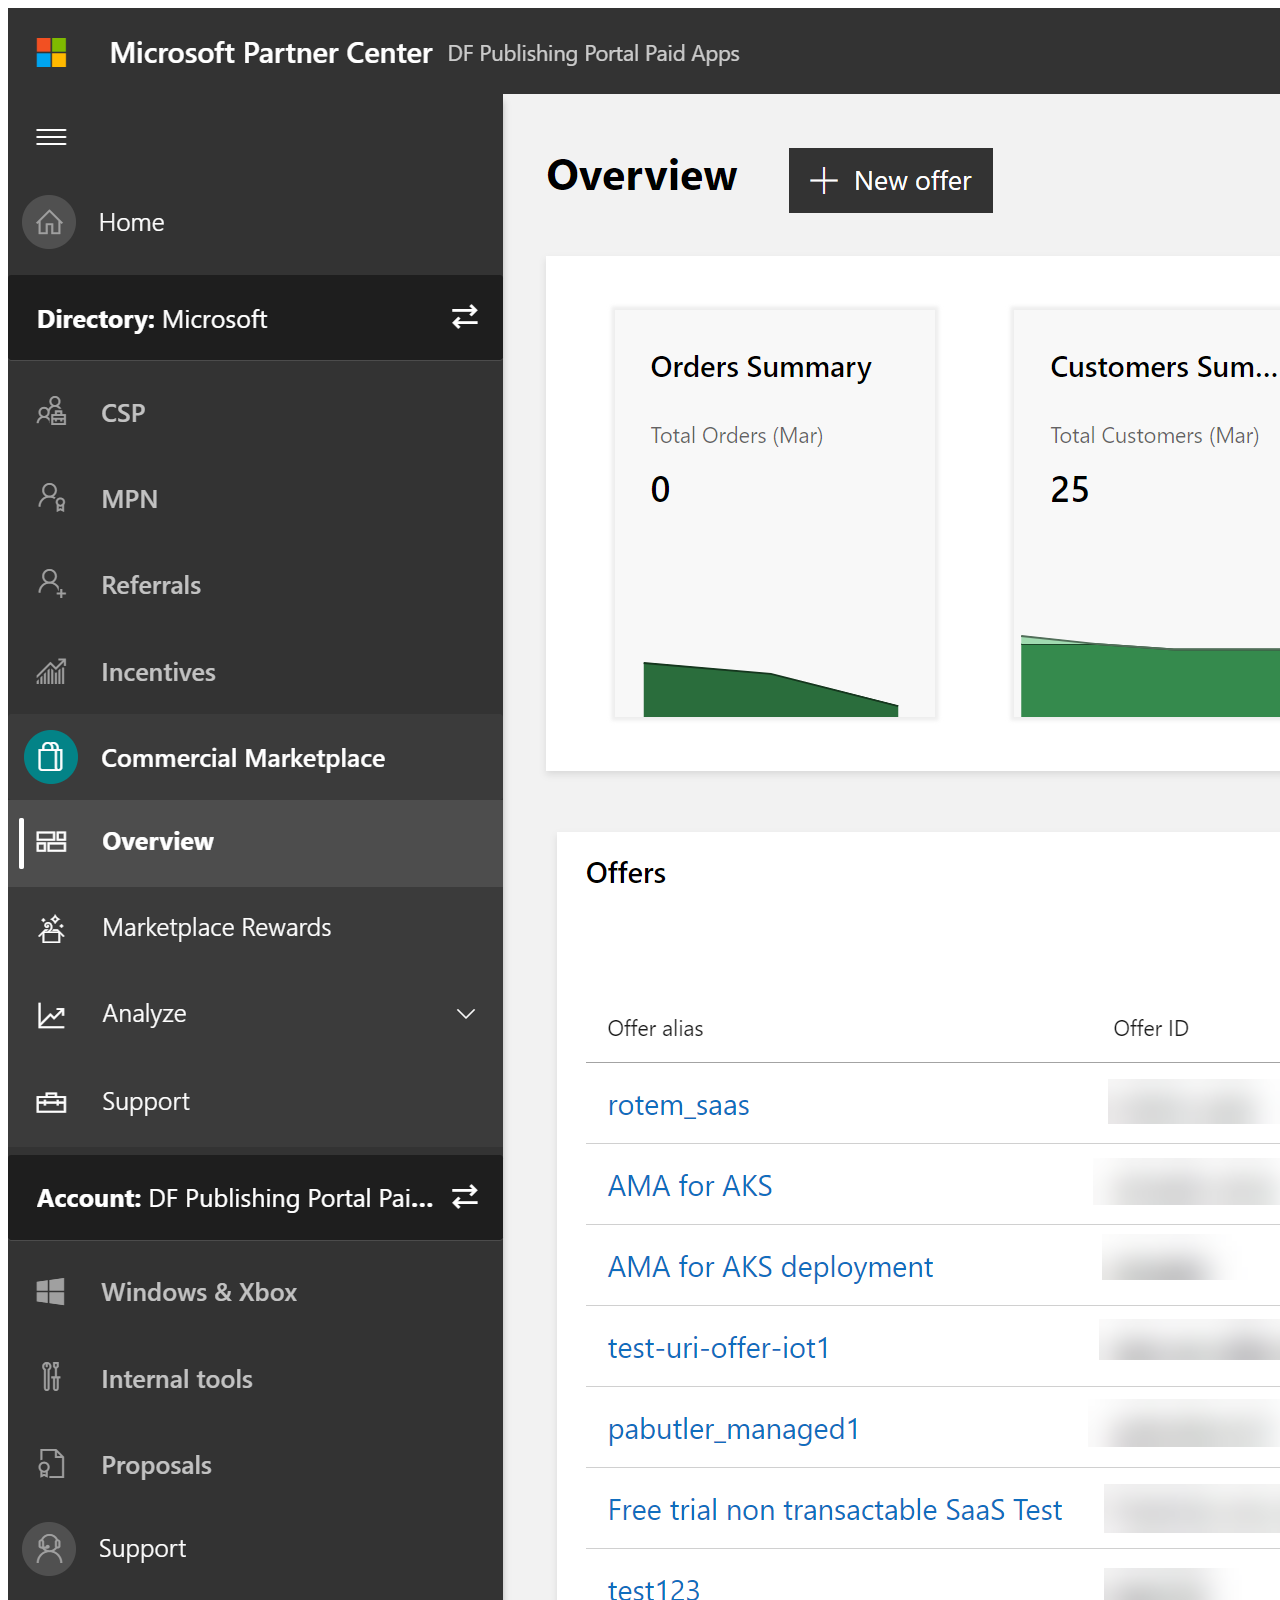
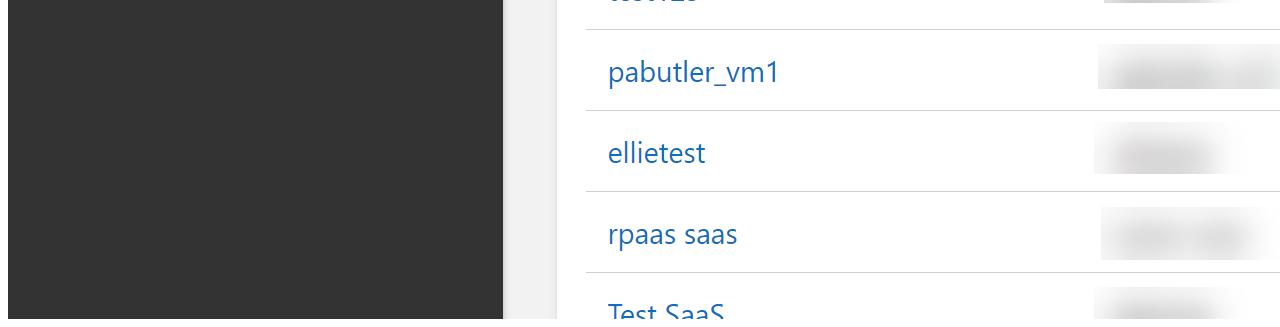
<file: Lab 2/commercial-overview.html>
<html>
<title>
  Partner Center
</title>

<body>
  <img src="images/commercial-overview.png" usemap="#image_map">
  <map name="image_map">
    <area alt="Home" title="Home" href="home.html" coords="-4,164,217,256" shape="rect">
    <area alt="Commercial Marketplace" title="Commercial Marketplace" href="" coords="9,1314,471,1385" shape="rect">
    <area alt="Commercial Marketplace" title="Commercial Marketplace" href="" coords="1198,1585,1789,1785" shape="rect">
  </map>
</body>

</html>
</file>
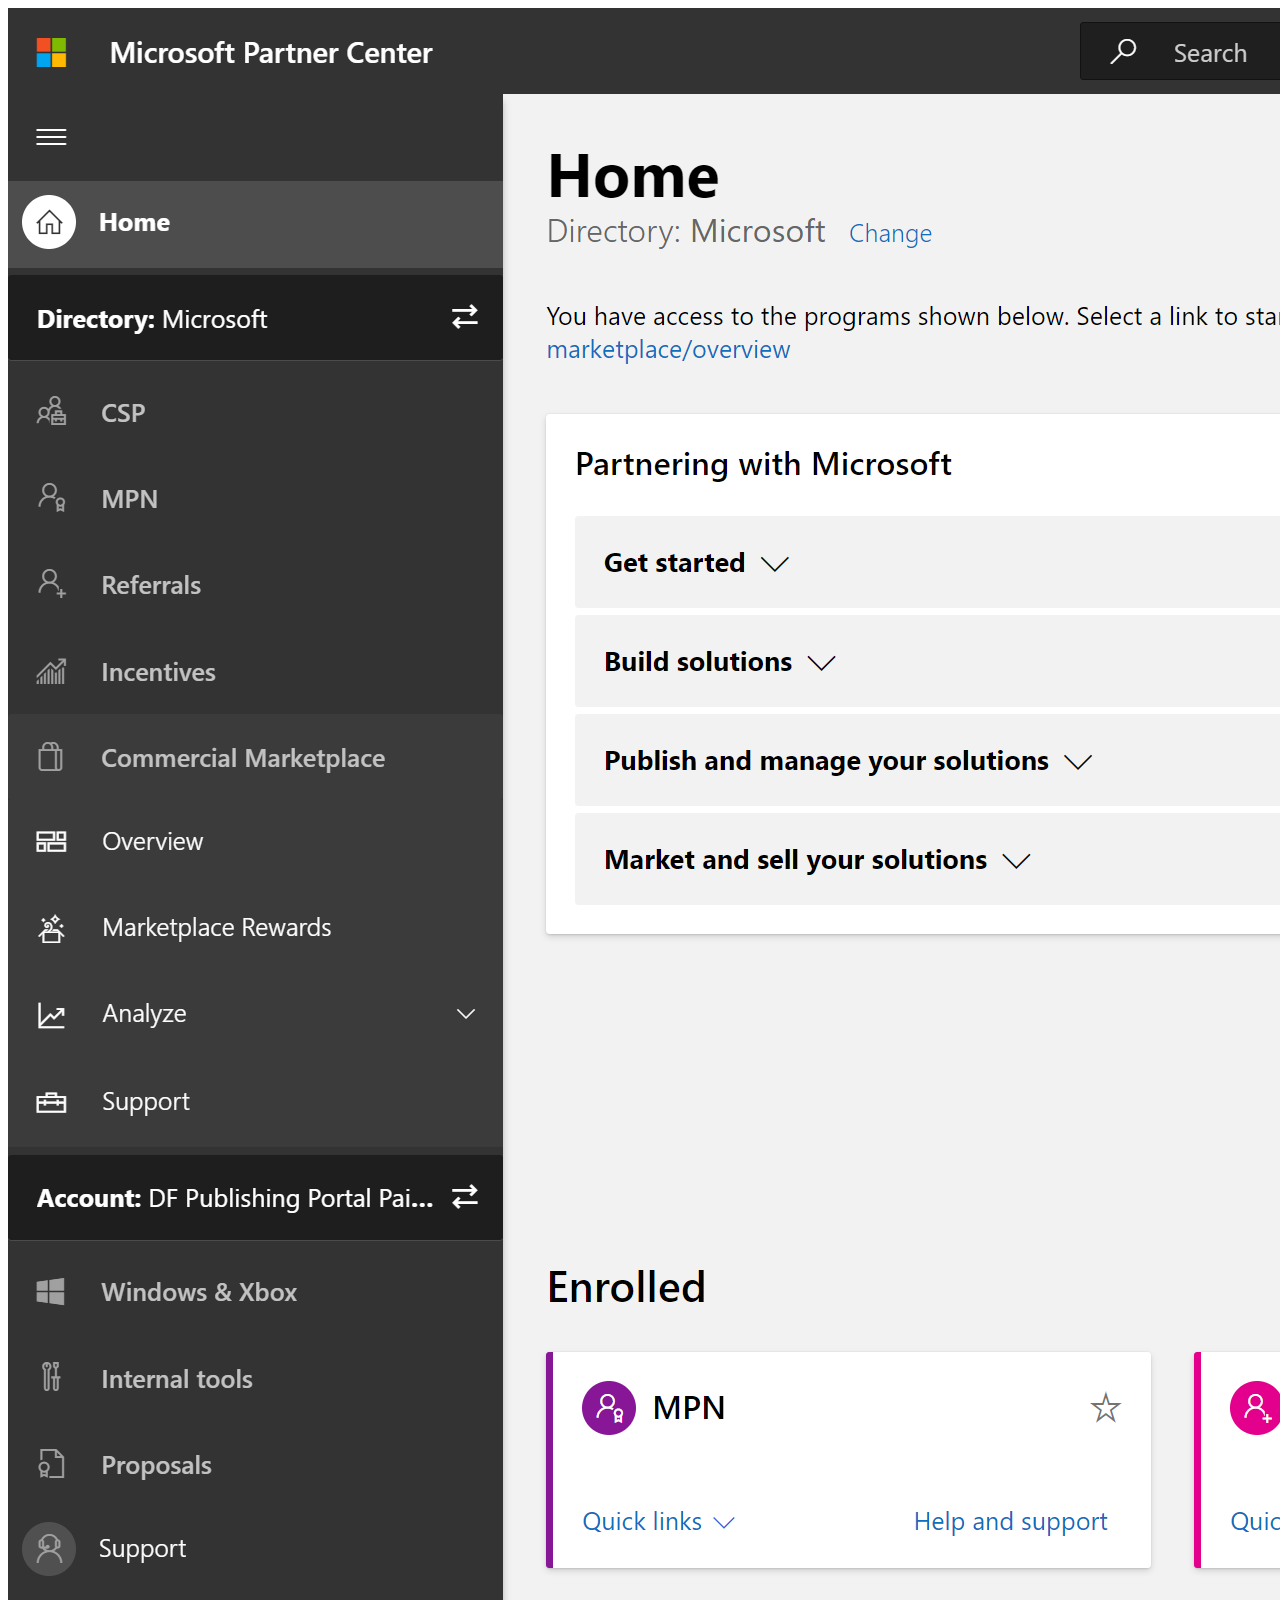
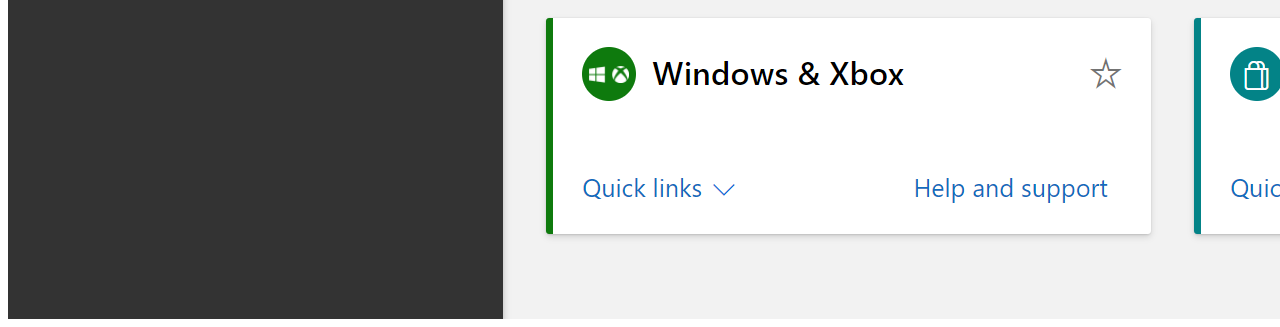
<file: Lab 2/home-expanded.html>
<html>
<title>
  Partner Center
</title>

<body>
  <img src="images/home-commercial-expanded.png" usemap="#image_map">
  <map name="image_map">
    <area alt="Home" title="Home" href="home.html" coords="-4,164,217,256" shape="rect">
    <area alt="Overview" title="Overview" href="commercial-overview.html" coords="6,791,452,873"  shape="rect">
    <area alt="Overview" title="Overview" href="commercial-overview.html" coords="1198,1585,1789,1785" shape="rect">
  </map>
</body>

</html>
</file>
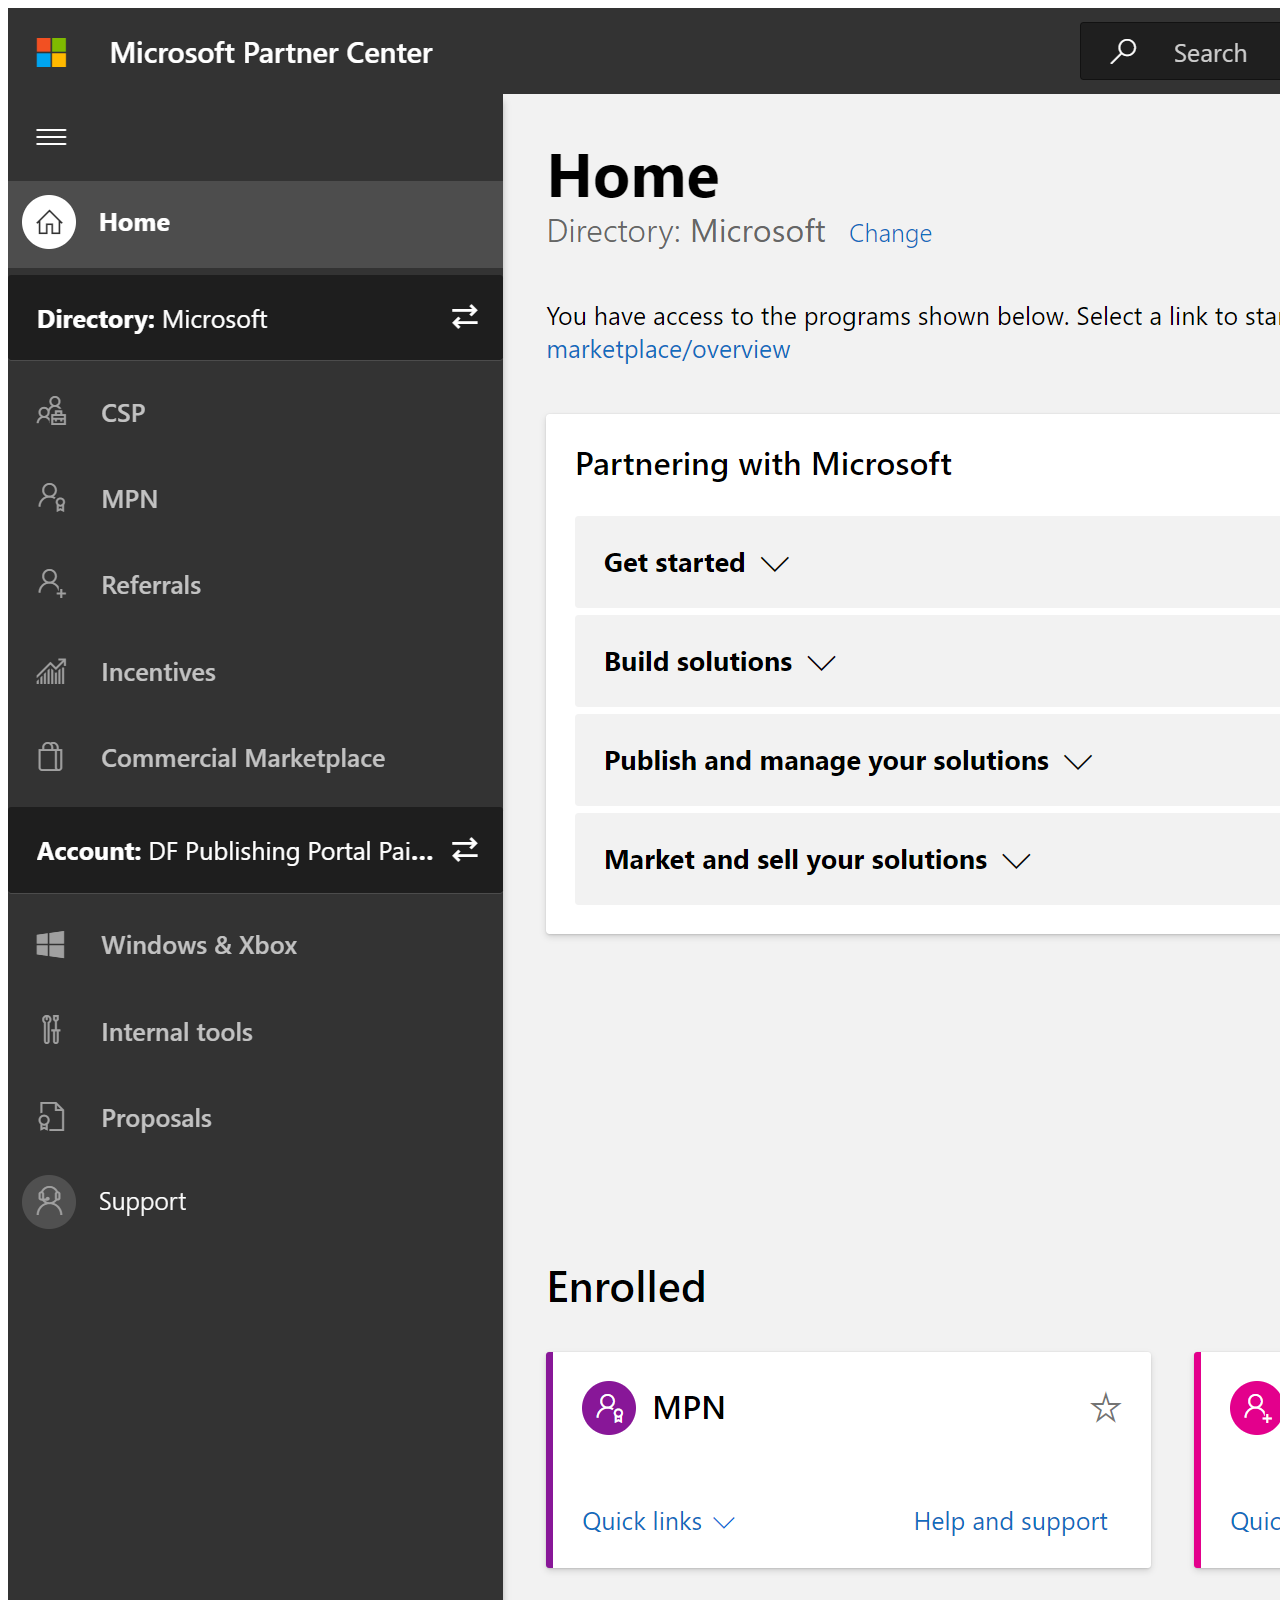
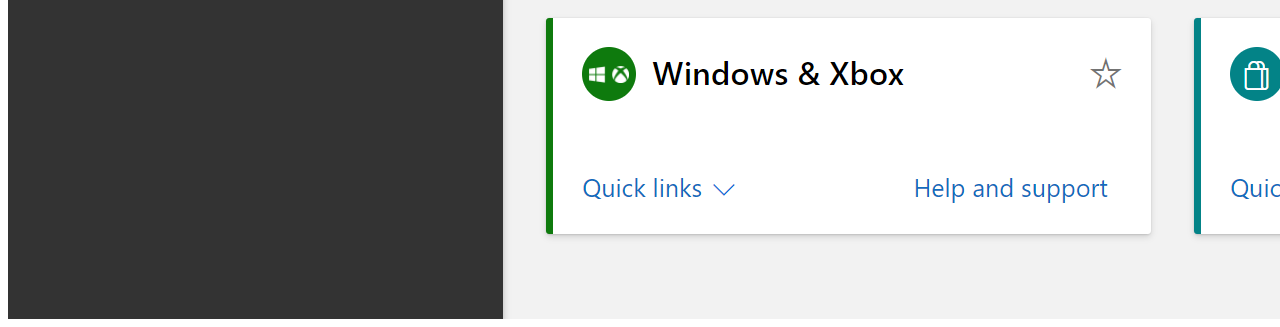
<file: Lab 2/home.html>
<html>
<title>
  Partner Center
</title>

<body>
  <img src="images/home.png" usemap="#image_map">
  <map name="image_map">
    <area alt="Home" title="Home" href="home.html" coords="-4,164,217,256" shape="rect">
    <area alt="Commercial Marketplace" title="Commercial Marketplace" href="home-expanded.html" coords="23,721,408,775"
      shape="rect">
    <area alt="Commercial Marketplace" title="Commercial Marketplace" href="commercial-overview.html"
      coords="1198,1585,1789,1785" shape="rect">
  </map>
</body>

</html>
</file>
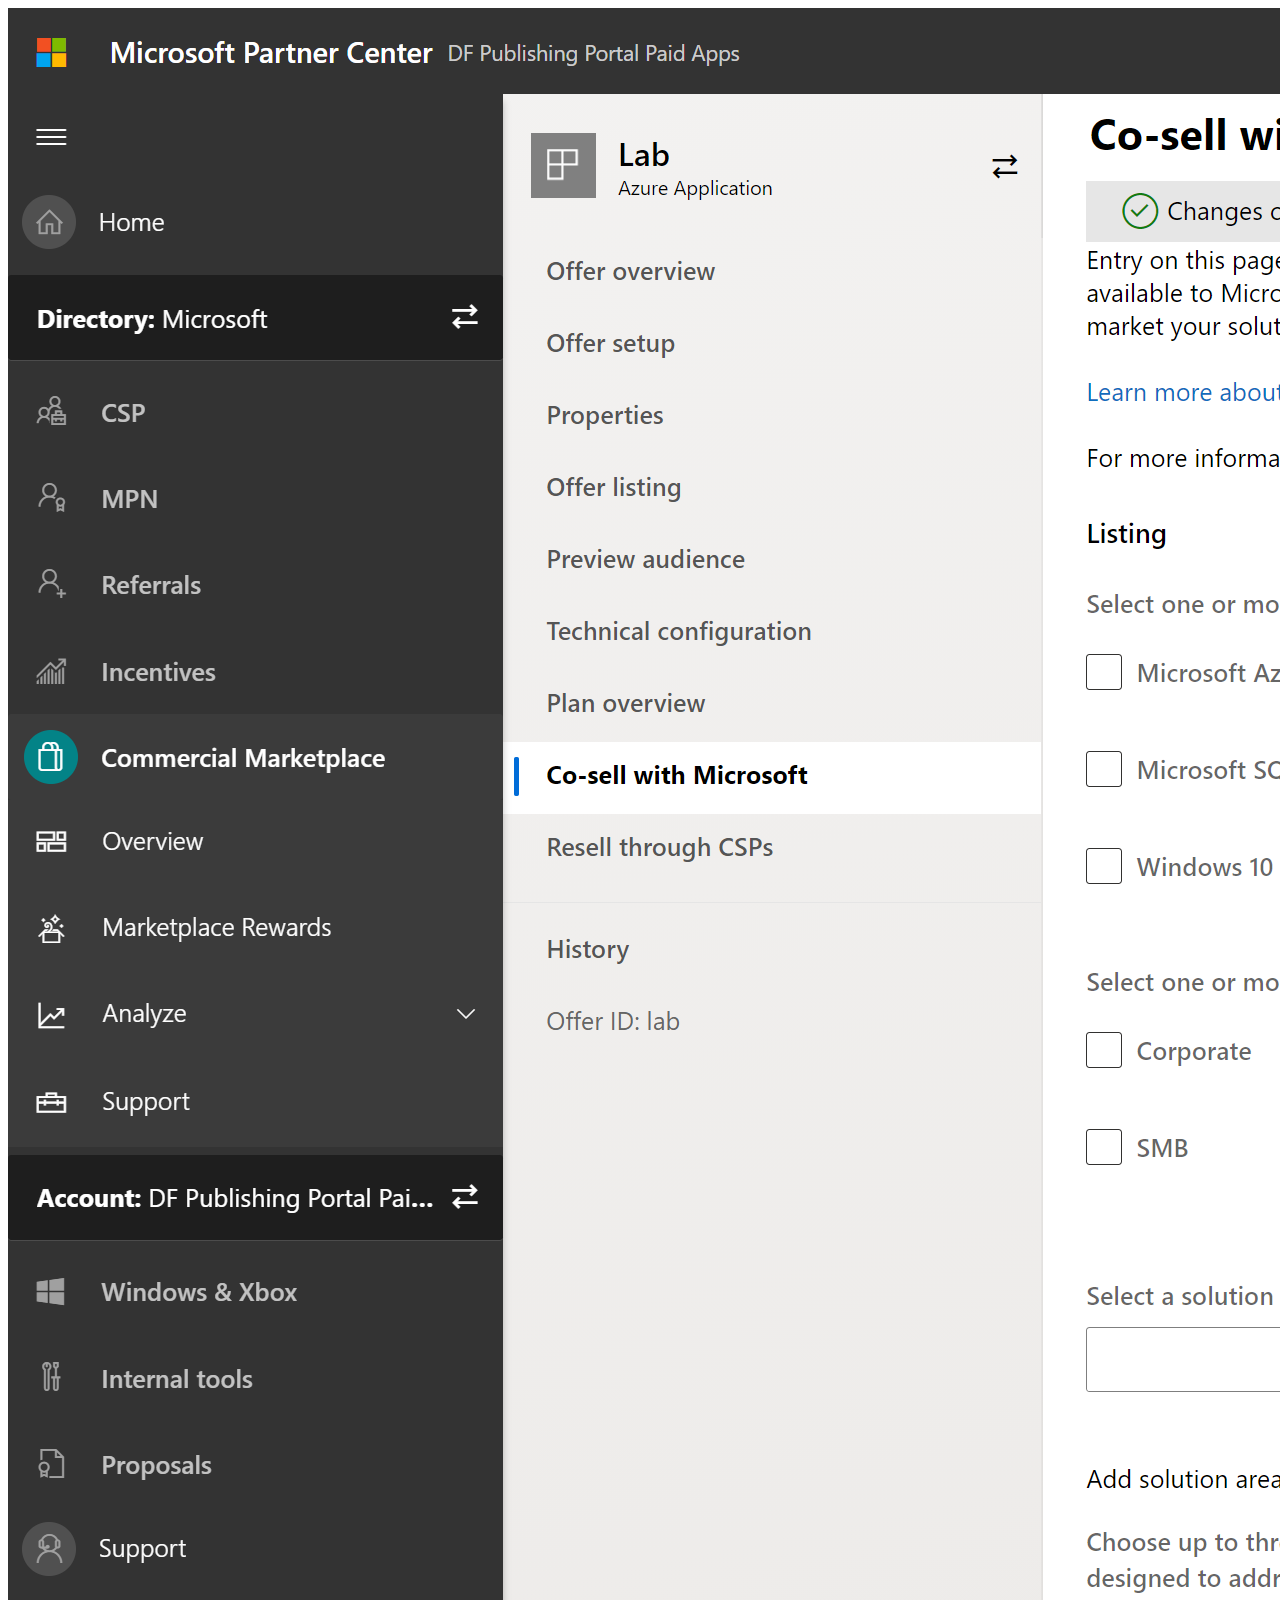
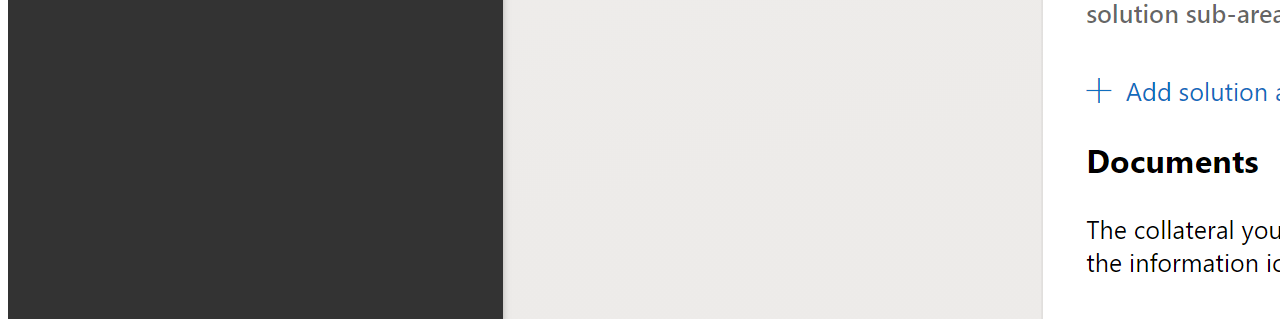
<file: lab-2/ama-cosell.html>
<html>
<title>
  Partner Center
</title>

<body>
  <img src="images/ama-co-sell.png" usemap="#image_map">
  <map name="image_map">
    <area alt="Home" title="Home" href="home.html" coords="-4,164,217,256" shape="rect">
    <area alt="Commercial Marketplace" title="Commercial Marketplace" href="" coords="9,1314,471,1385" shape="rect">
    <area alt="Commercial Marketplace" title="Commercial Marketplace" href="" coords="1198,1585,1789,1785" shape="rect">
    <area alt="" title="" href="" coords="1064,267,1084,282" shape="rect">
    <area alt="Offer Overview" title="Offer Overview" href="ama-overview.html" coords="525,230,731,292" shape="rect">
    <area alt="Offer setup" title="Offer setup" href="ama-offersetup.html" coords="520,310,727,363" shape="rect">
    <area alt="Properties" title="Properties" href="ama-properties.html" coords="516,383,725,441" shape="rect">
    <area alt="Offer listing" title="Offer listing" href="ama-offer-listing-top.html" coords="516,456,729,512" shape="rect">
    <area alt="Preview Audience" title="Preview Audience" href="ama-preview-audience.html" coords="512,525,761,581" shape="rect">
    <area alt="Technical Configuration" title="Technical Configuration" href="ama-technical-configuration.html" coords="516,598,832,658" shape="rect">
    <area alt="Plan Overview" title="Plan Overview" href="ama-plan-overview.html" coords="512,671,740,720" shape="rect">
    <area alt="Co-sell with Microsoft" title="Co-sell with Microsoft" href="ama-cosell.html" coords="512,744,839,791" shape="rect">
    <area alt="Resell through CSPs" title="Resell through CSPs" href="ama-resell.html" coords="516,808,810,863" shape="rect">
  </map>
</body>

</html>
</file>
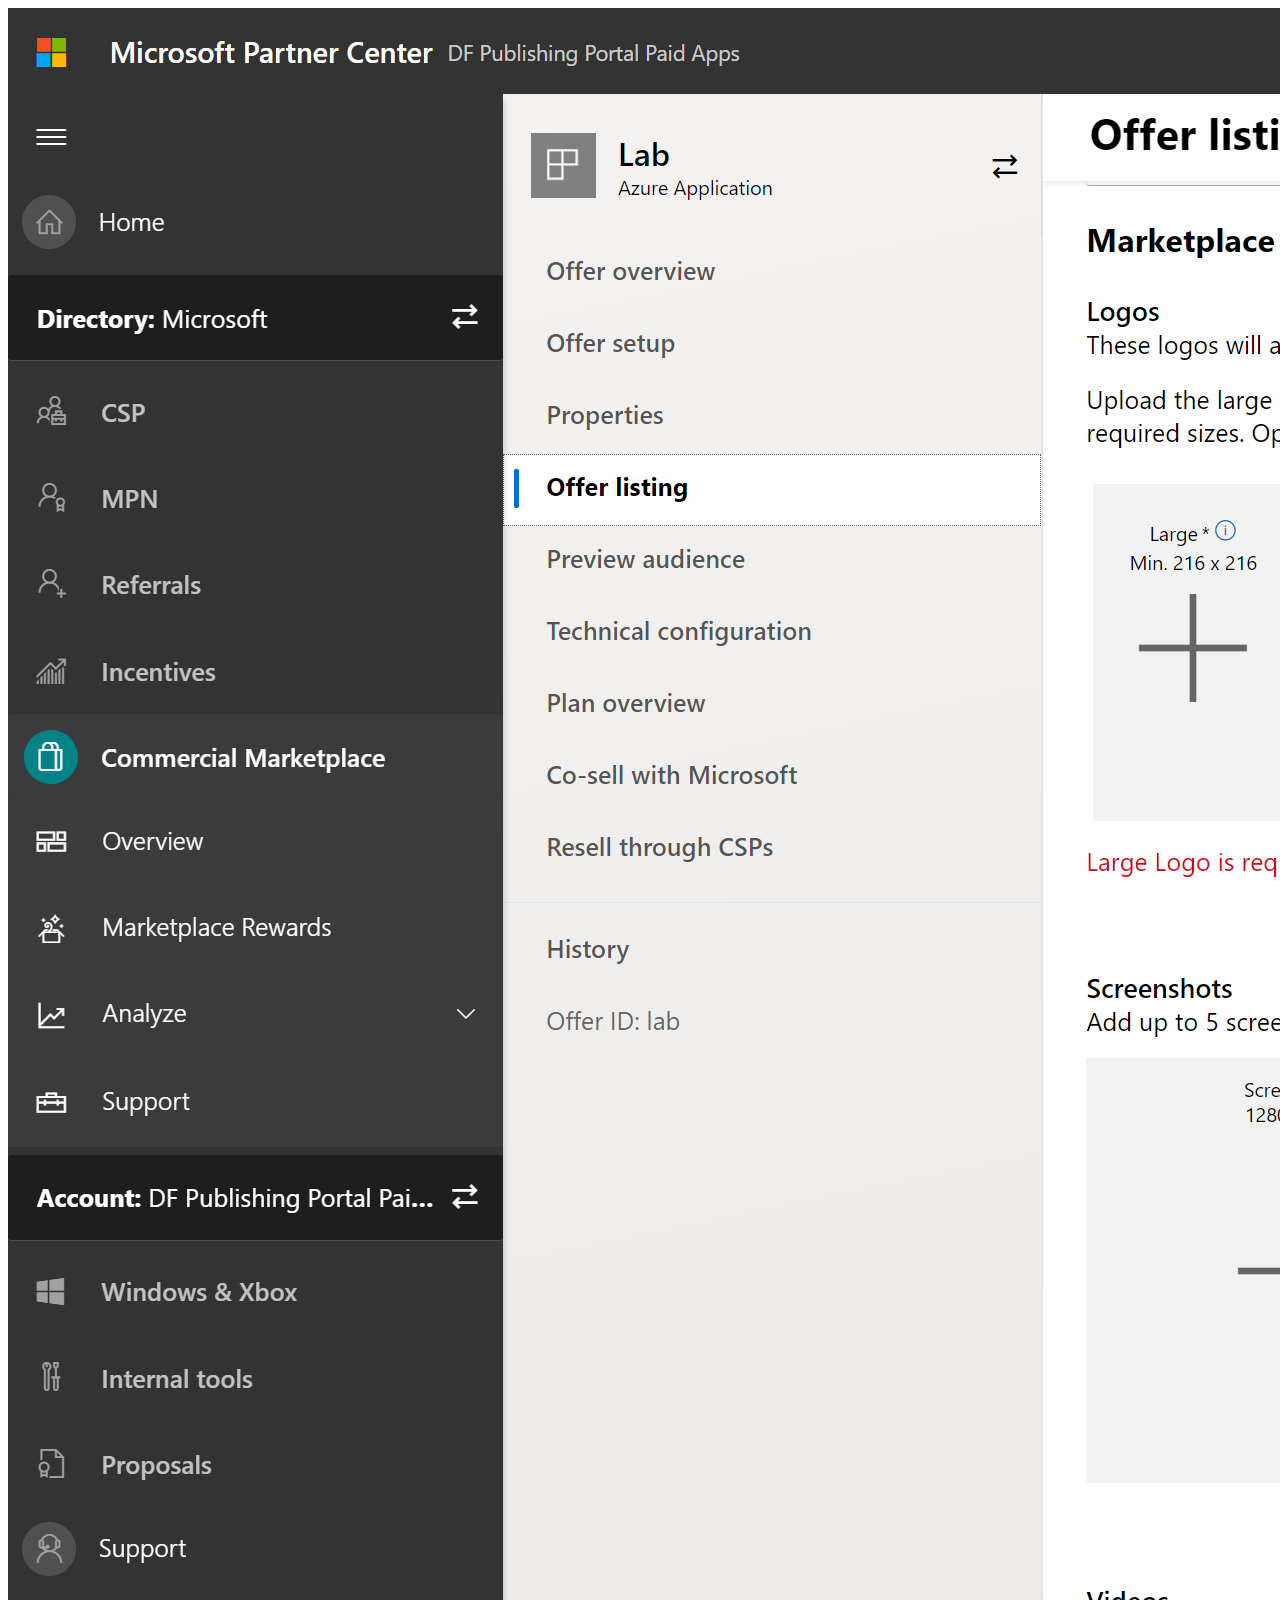
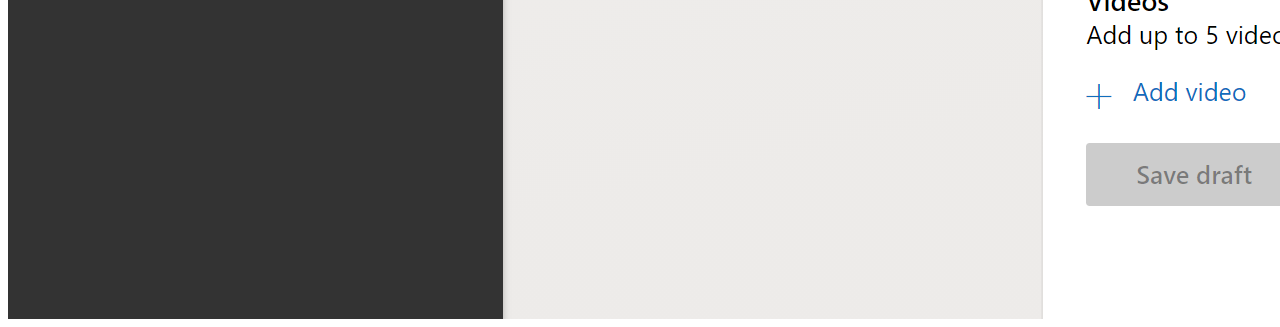
<file: lab-2/ama-offer-listing-bottom.html>
<html>
<title>
  Partner Center
</title>

<body>
  <img src="images/ama-offer-listing-bottom.png" usemap="#image_map">
  <map name="image_map">
    <area alt="Home" title="Home" href="home.html" coords="-4,164,217,256" shape="rect">
    <area alt="Commercial Marketplace" title="Commercial Marketplace" href="" coords="9,1314,471,1385" shape="rect">
    <area alt="Commercial Marketplace" title="Commercial Marketplace" href="" coords="1198,1585,1789,1785" shape="rect">
    <area alt="" title="" href="" coords="1064,267,1084,282" shape="rect">
    <area alt="Offer Overview" title="Offer Overview" href="ama-overview.html" coords="525,230,731,292" shape="rect">
    <area alt="Offer setup" title="Offer setup" href="ama-offersetup.html" coords="520,310,727,363" shape="rect">
    <area alt="Properties" title="Properties" href="ama-properties.html" coords="516,383,725,441" shape="rect">
    <area alt="Offer listing" title="Offer listing" href="ama-offer-listing-top.html" coords="516,456,729,512" shape="rect">
    <area alt="Preview Audience" title="Preview Audience" href="ama-preview-audience.html" coords="512,525,761,581" shape="rect">
    <area alt="Technical Configuration" title="Technical Configuration" href="ama-technical-configuration.html" coords="516,598,832,658" shape="rect">
    <area alt="Plan Overview" title="Plan Overview" href="ama-plan-overview.html" coords="512,671,740,720" shape="rect">
    <area alt="Co-sell with Microsoft" title="Co-sell with Microsoft" href="ama-cosell.html" coords="512,744,839,791" shape="rect">
    <area alt="Resell through CSPs" title="Resell through CSPs" href="ama-resell.html" coords="516,808,810,863" shape="rect">

    <area alt="Click to Scroll Up" title="Click to Scroll Up" href="ama-offer-listing-mid.html" coords="1042,96,3191,379" shape="rect">
  </map>
</body>

</html>
</file>
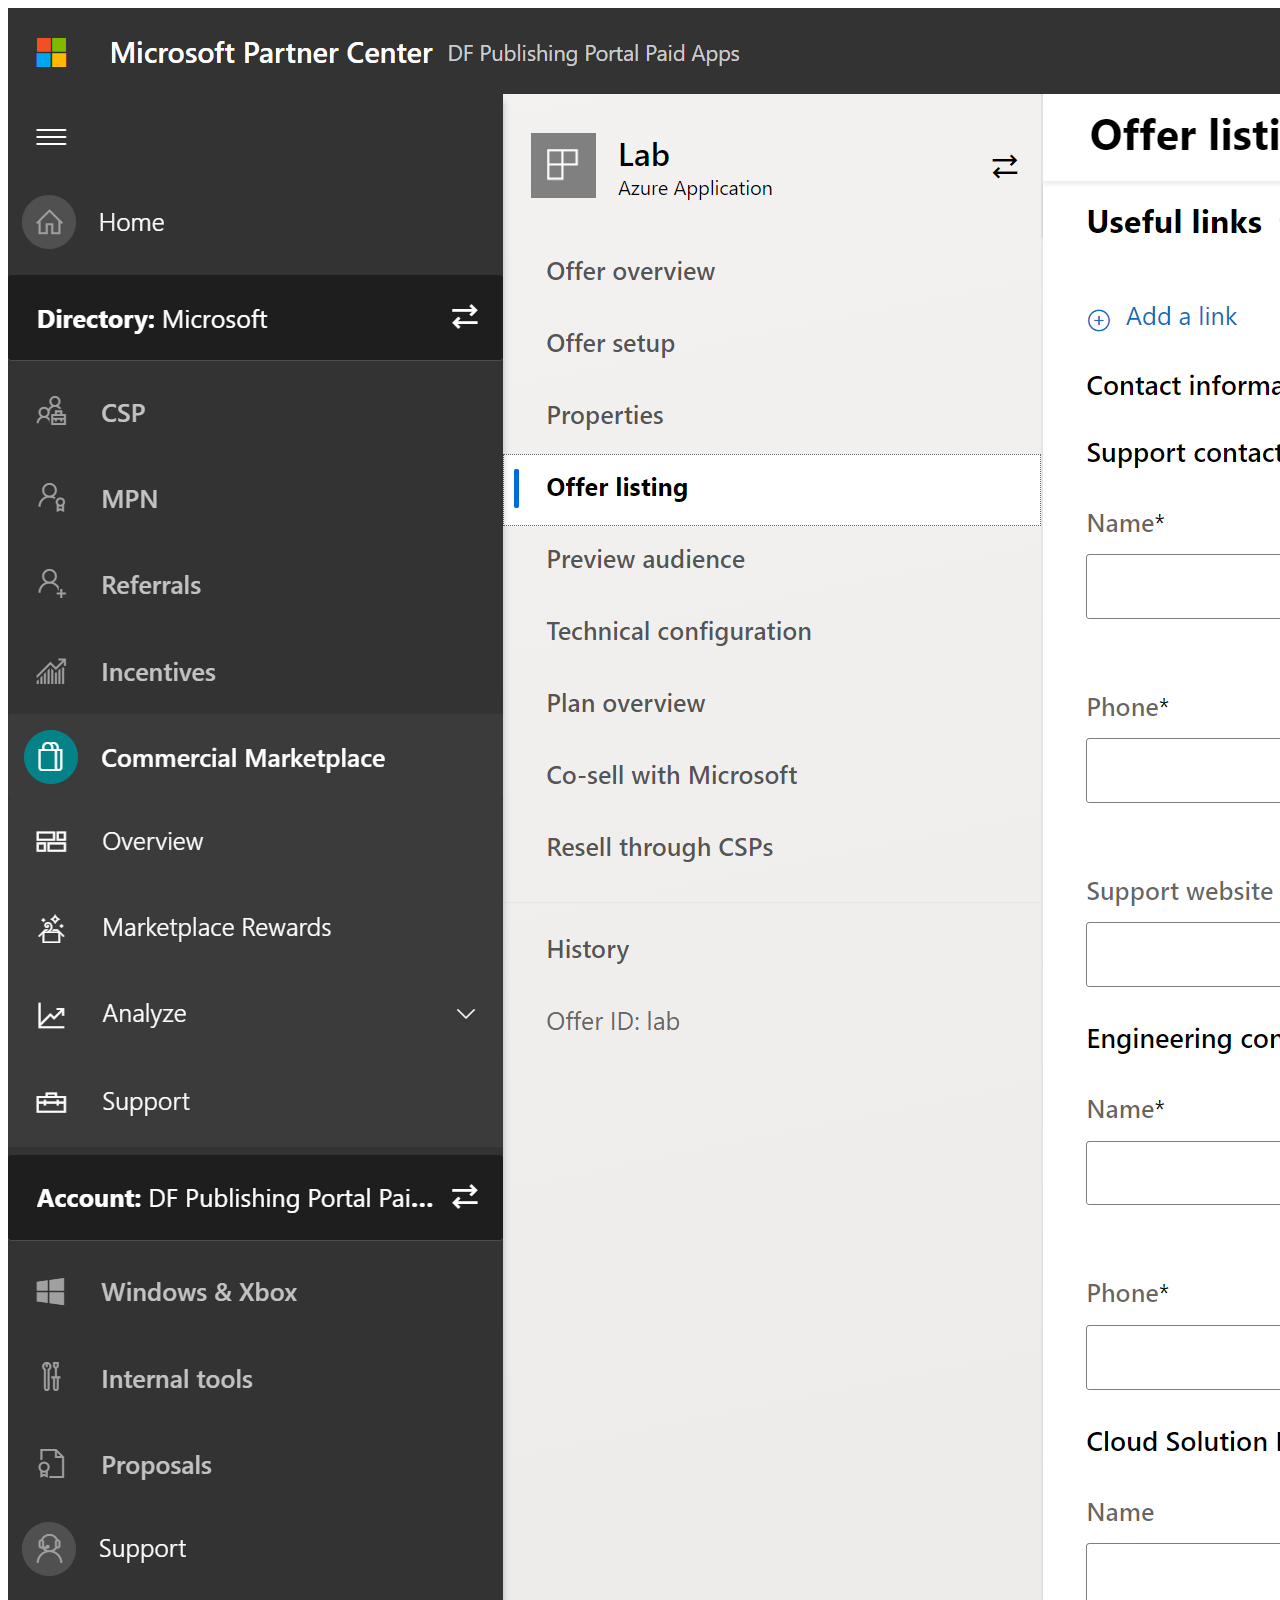
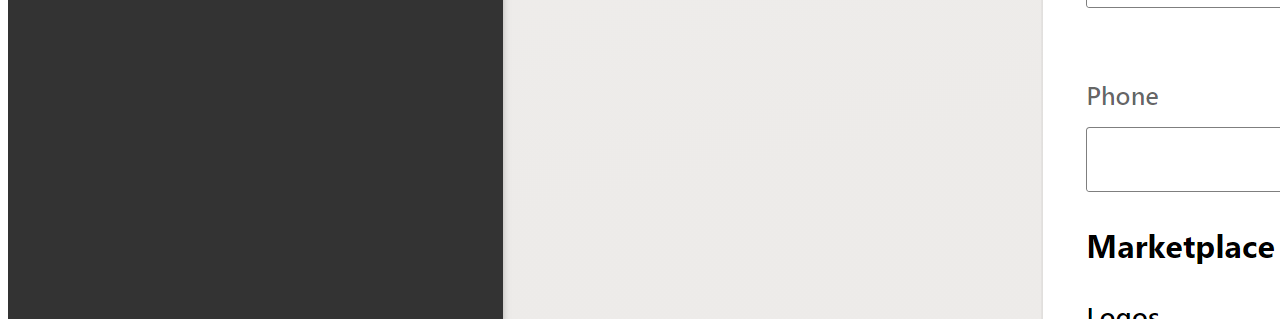
<file: lab-2/ama-offer-listing-mid.html>
<html>
<title>
  Partner Center
</title>

<body>
  <img src="images/ama-offer-listing-mid.png" usemap="#image_map">
  <map name="image_map">
    <area alt="Home" title="Home" href="home.html" coords="-4,164,217,256" shape="rect">
    <area alt="Commercial Marketplace" title="Commercial Marketplace" href="" coords="9,1314,471,1385" shape="rect">
    <area alt="Commercial Marketplace" title="Commercial Marketplace" href="" coords="1198,1585,1789,1785" shape="rect">
    <area alt="" title="" href="" coords="1064,267,1084,282" shape="rect">
    <area alt="Offer Overview" title="Offer Overview" href="ama-overview.html" coords="525,230,731,292" shape="rect">
    <area alt="Offer setup" title="Offer setup" href="ama-offersetup.html" coords="520,310,727,363" shape="rect">
    <area alt="Properties" title="Properties" href="ama-properties.html" coords="516,383,725,441" shape="rect">
    <area alt="Offer listing" title="Offer listing" href="ama-offer-listing-top.html" coords="516,456,729,512" shape="rect">
    <area alt="Preview Audience" title="Preview Audience" href="ama-preview-audience.html" coords="512,525,761,581" shape="rect">
    <area alt="Technical Configuration" title="Technical Configuration" href="ama-technical-configuration.html" coords="516,598,832,658" shape="rect">
    <area alt="Plan Overview" title="Plan Overview" href="ama-plan-overview.html" coords="512,671,740,720" shape="rect">
    <area alt="Co-sell with Microsoft" title="Co-sell with Microsoft" href="ama-cosell.html" coords="512,744,839,791" shape="rect">
    <area alt="Resell through CSPs" title="Resell through CSPs" href="ama-resell.html" coords="516,808,810,863" shape="rect">
    
    <area alt="Click to Scroll Up" title="Click to Scroll Up" href="ama-offer-listing-top.html" coords="1042,96,3191,379" shape="rect">
    <area alt="Click to Scroll Down" title="Click to Scroll Down" href="ama-offer-listing-bottom.html" coords="1057,1582,3195,1892" shape="rect">
  </map>
</body>

</html>
</file>
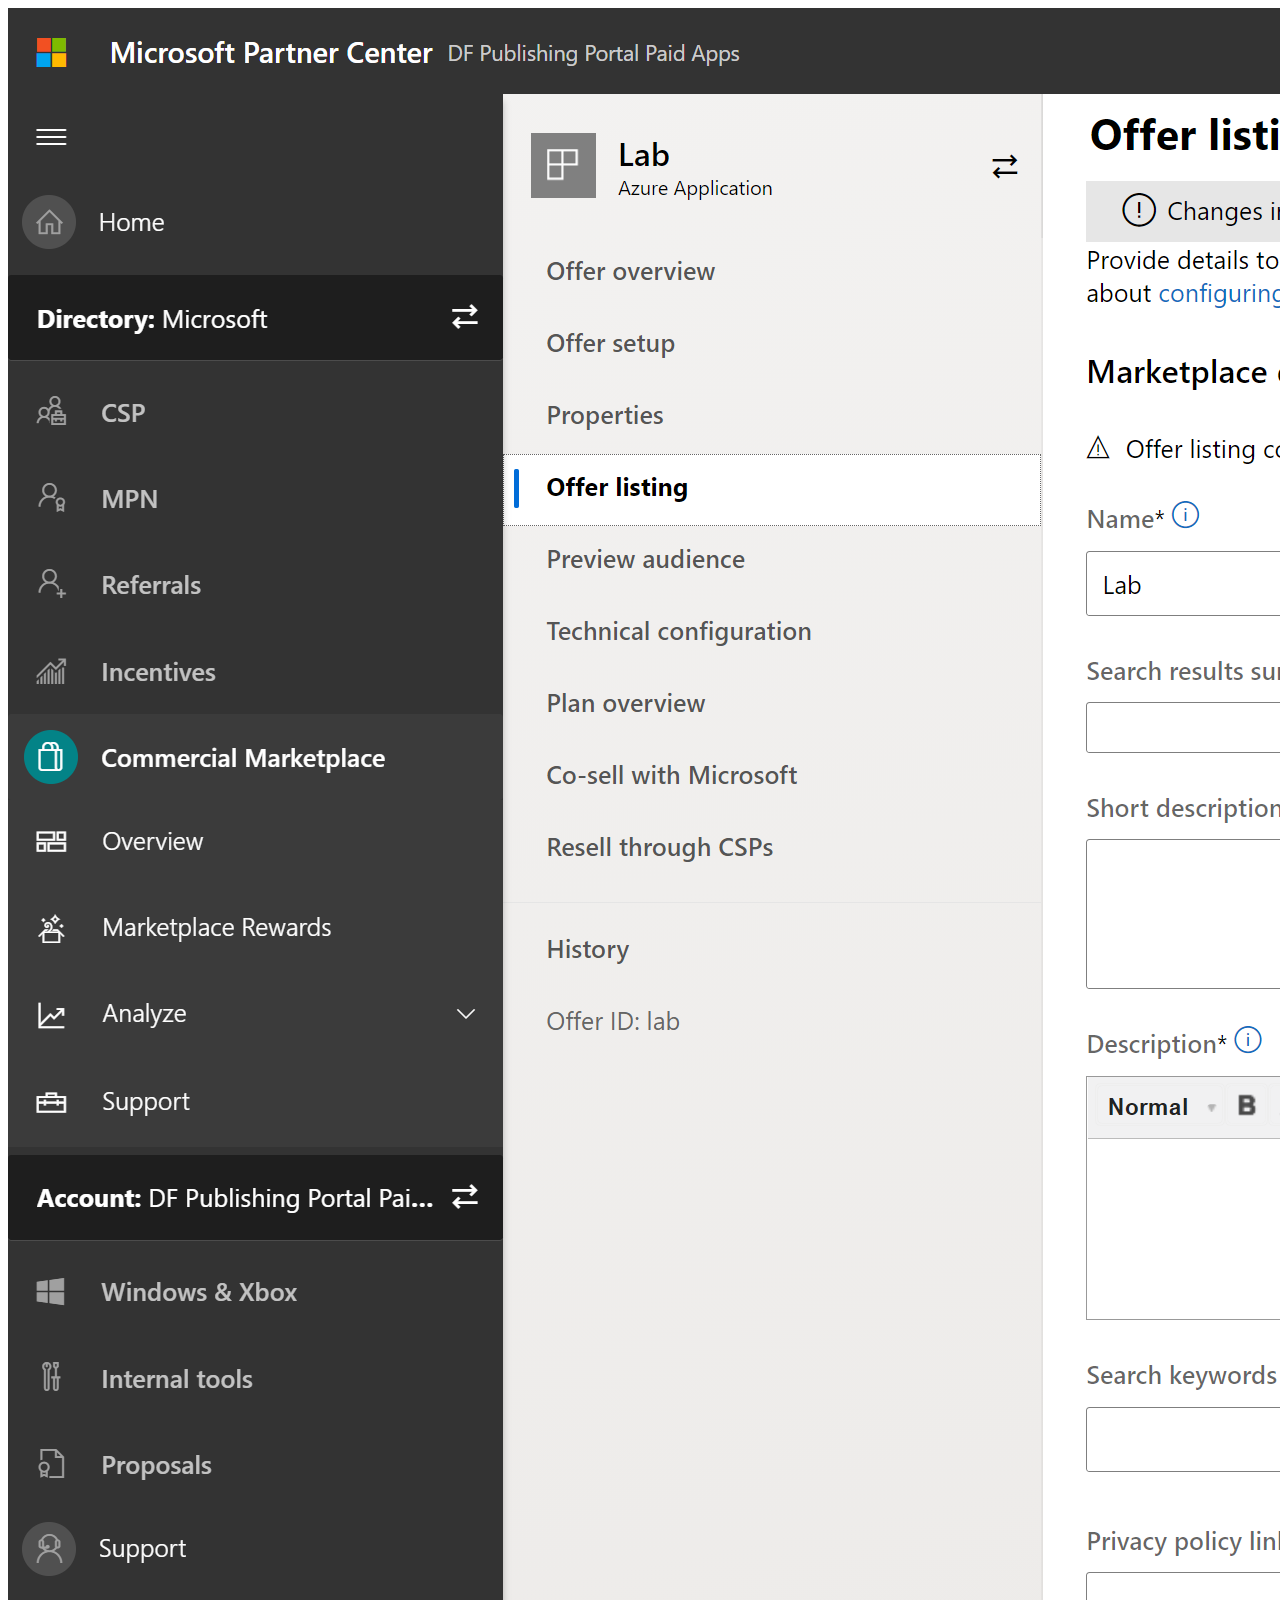
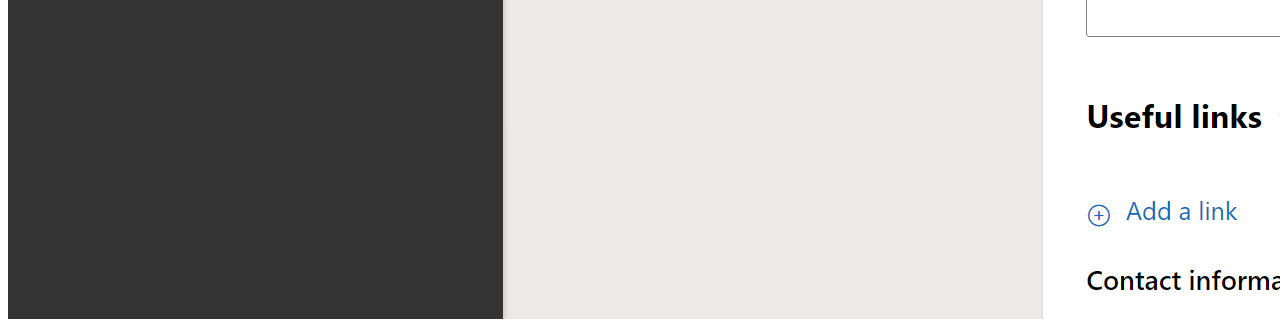
<file: lab-2/ama-offer-listing-top.html>
<html>
<title>
  Partner Center
</title>

<body>
  <img src="images/ama-offer-listing-top.png" usemap="#image_map">
  <map name="image_map">
    <area alt="Home" title="Home" href="home.html" coords="-4,164,217,256" shape="rect">
    <area alt="Commercial Marketplace" title="Commercial Marketplace" href="" coords="9,1314,471,1385" shape="rect">
    <area alt="Commercial Marketplace" title="Commercial Marketplace" href="" coords="1198,1585,1789,1785" shape="rect">
    <area alt="" title="" href="" coords="1064,267,1084,282" shape="rect">
    <area alt="Offer Overview" title="Offer Overview" href="ama-overview.html" coords="525,230,731,292" shape="rect">
    <area alt="Offer setup" title="Offer setup" href="ama-offersetup.html" coords="520,310,727,363" shape="rect">
    <area alt="Properties" title="Properties" href="ama-properties.html" coords="516,383,725,441" shape="rect">
    <area alt="Offer listing" title="Offer listing" href="ama-offer-listing-top.html" coords="516,456,729,512" shape="rect">
    <area alt="Preview Audience" title="Preview Audience" href="ama-preview-audience.html" coords="512,525,761,581" shape="rect">
    <area alt="Technical Configuration" title="Technical Configuration" href="ama-technical-configuration.html" coords="516,598,832,658" shape="rect">
    <area alt="Plan Overview" title="Plan Overview" href="ama-plan-overview.html" coords="512,671,740,720" shape="rect">
    <area alt="Co-sell with Microsoft" title="Co-sell with Microsoft" href="ama-cosell.html" coords="512,744,839,791" shape="rect">
    <area alt="Resell through CSPs" title="Resell through CSPs" href="ama-resell.html" coords="516,808,810,863" shape="rect">

    <area alt="Click to Scroll Down" title="Click to Scroll Down" href="ama-offer-listing-mid.html" coords="1057,1582,3195,1892" shape="rect">
  </map>
</body>

</html>
</file>
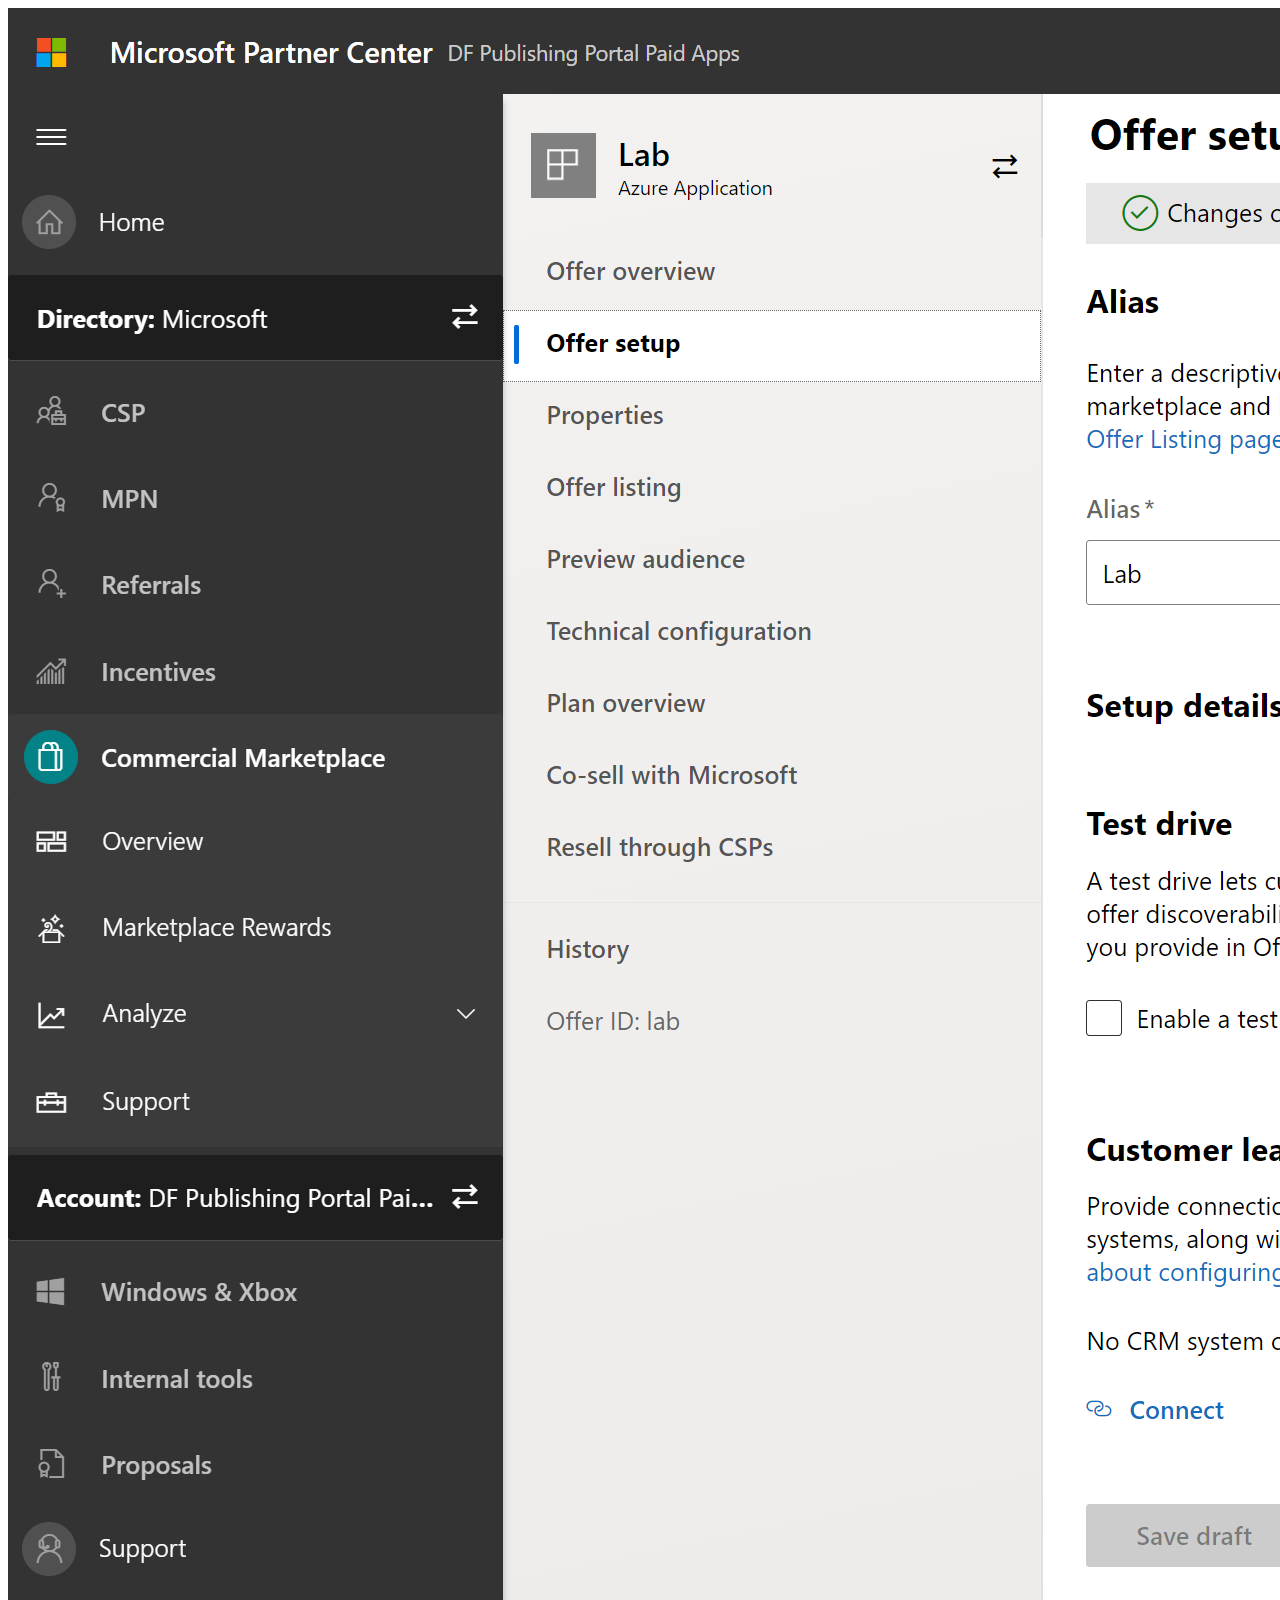
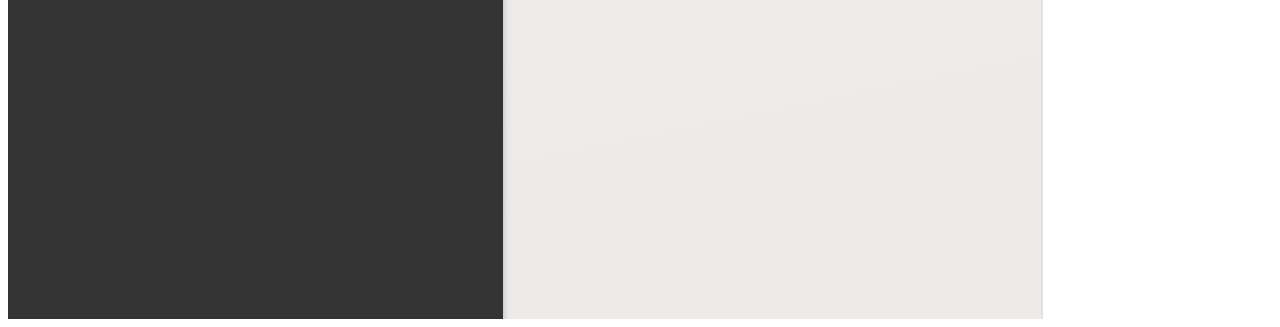
<file: lab-2/ama-offersetup.html>
<html>
<title>
  Partner Center
</title>

<body>
  <img src="images/ama-offersetup.png" usemap="#image_map">
  <map name="image_map">
    <area alt="Home" title="Home" href="home.html" coords="-4,164,217,256" shape="rect">
    <area alt="Commercial Marketplace" title="Commercial Marketplace" href="" coords="9,1314,471,1385" shape="rect">
    <area alt="Commercial Marketplace" title="Commercial Marketplace" href="" coords="1198,1585,1789,1785" shape="rect">
    <area alt="" title="" href="" coords="1064,267,1084,282" shape="rect">
    <area alt="Offer Overview" title="Offer Overview" href="ama-overview.html" coords="525,230,731,292" shape="rect">
    <area alt="Offer setup" title="Offer setup" href="ama-offersetup.html" coords="520,310,727,363" shape="rect">
    <area alt="Properties" title="Properties" href="ama-properties.html" coords="516,383,725,441" shape="rect">
    <area alt="Offer listing" title="Offer listing" href="ama-offer-listing-top.html" coords="516,456,729,512" shape="rect">
    <area alt="Preview Audience" title="Preview Audience" href="ama-preview-audience.html" coords="512,525,761,581" shape="rect">
    <area alt="Technical Configuration" title="Technical Configuration" href="ama-technical-configuration.html" coords="516,598,832,658" shape="rect">
    <area alt="Plan Overview" title="Plan Overview" href="ama-plan-overview.html" coords="512,671,740,720" shape="rect">
    <area alt="Co-sell with Microsoft" title="Co-sell with Microsoft" href="ama-cosell.html" coords="512,744,839,791" shape="rect">
    <area alt="Resell through CSPs" title="Resell through CSPs" href="ama-resell.html" coords="516,808,810,863" shape="rect">
  </map>
</body>

</html>
</file>
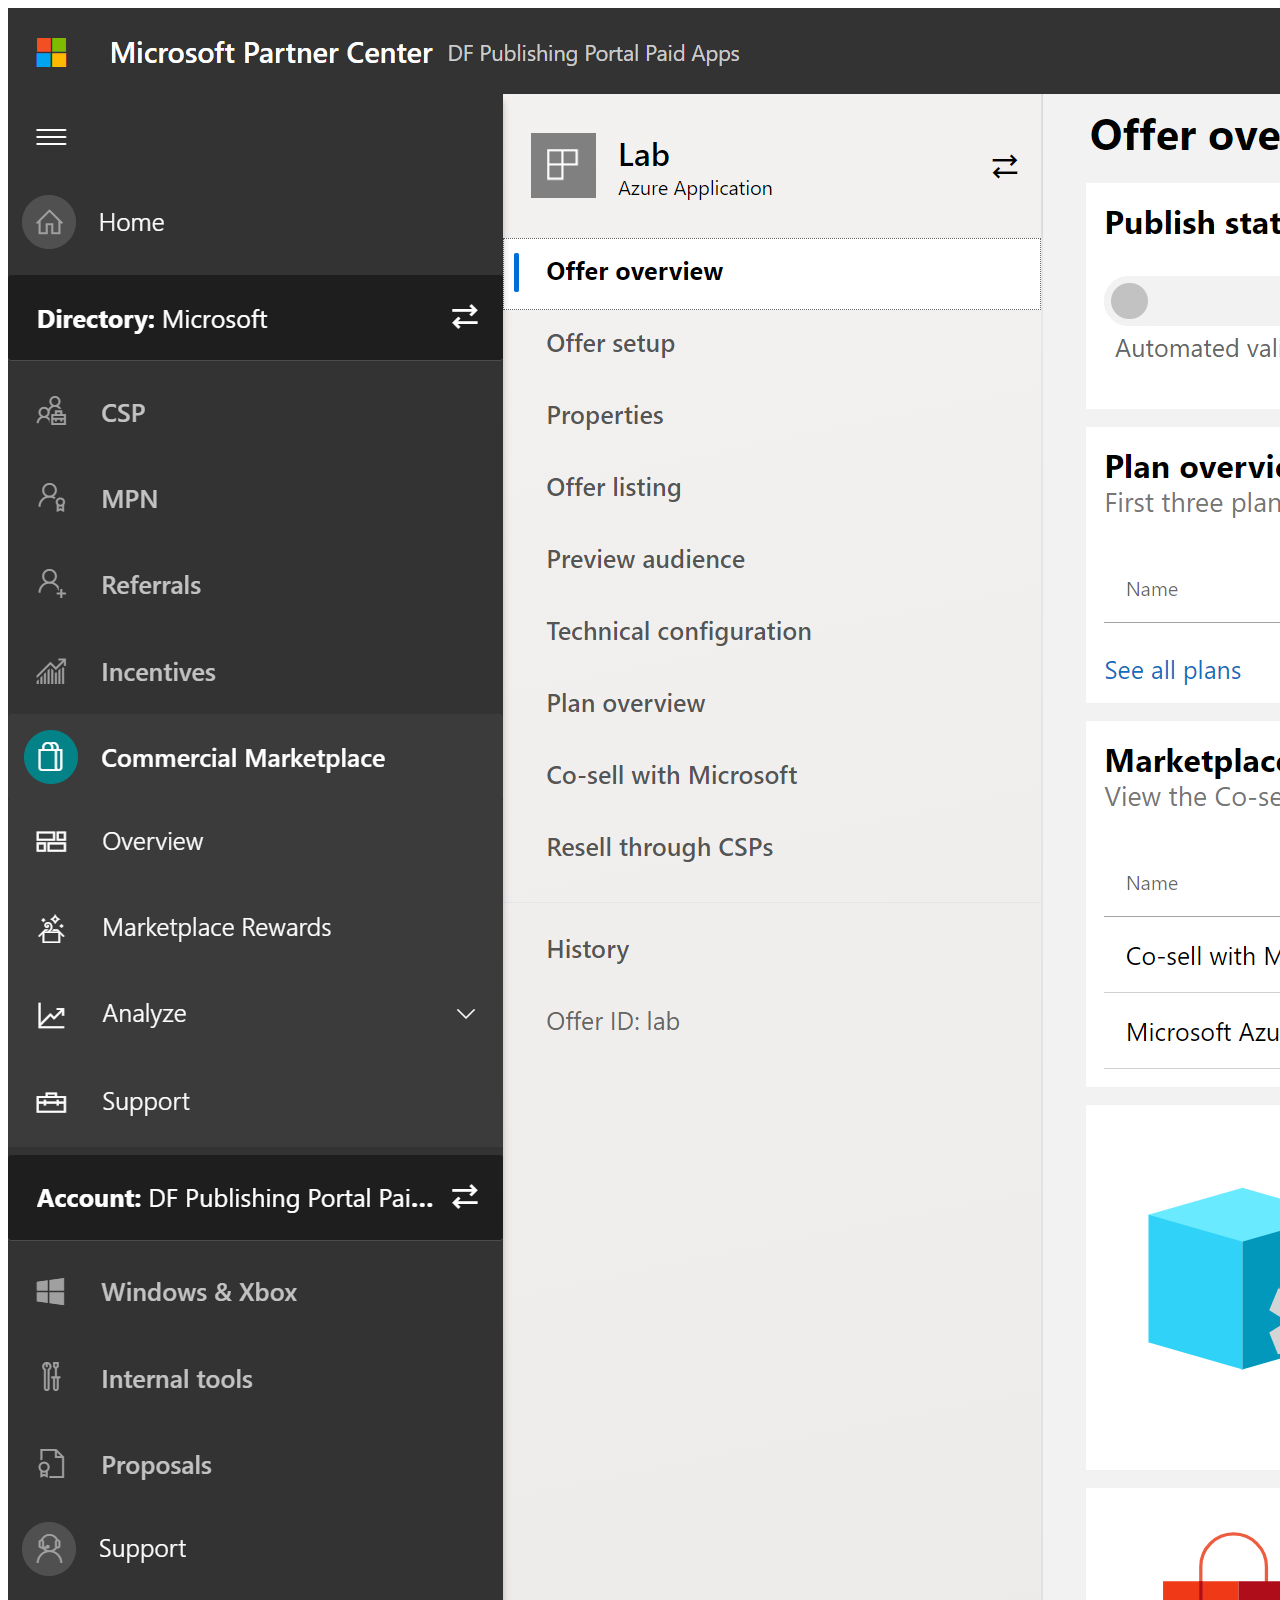
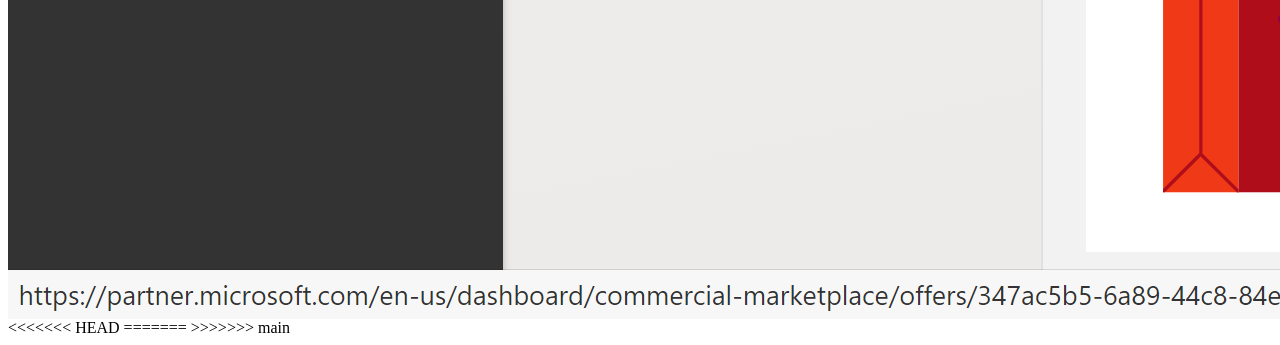
<file: lab-2/ama-overview.html>
<html>
<title>
  Partner Center
</title>

<body>
  <img src="images/ama-overview.png" usemap="#image_map">
  <map name="image_map">
    <area alt="Home" title="Home" href="home.html" coords="-4,164,217,256" shape="rect">
    <area alt="Commercial Marketplace" title="Commercial Marketplace" href="" coords="9,1314,471,1385" shape="rect">
    <area alt="Commercial Marketplace" title="Commercial Marketplace" href="" coords="1198,1585,1789,1785" shape="rect">
    <area alt="" title="" href="" coords="1064,267,1084,282" shape="rect">
    <area alt="Offer Overview" title="Offer Overview" href="ama-overview.html" coords="525,230,731,292" shape="rect">
    <area alt="Offer setup" title="Offer setup" href="ama-offersetup.html" coords="520,310,727,363" shape="rect">
<<<<<<< HEAD
    <area alt="Properties" title="Properties" href="ama-properties.html" coords="516,383,725,441" shape="rect">
    <area alt="Offer listing" title="Offer listing" href="ama-offer-listing-top.html" coords="516,456,729,512" shape="rect">
    <area alt="Preview Audience" title="Preview Audience" href="ama-preview-audience.html" coords="512,525,761,581" shape="rect">
    <area alt="Technical Configuration" title="Technical Configuration" href="ama-technical-configuration.html" coords="516,598,832,658" shape="rect">
    <area alt="Plan Overview" title="Plan Overview" href="ama-plan-overview.html" coords="512,671,740,720" shape="rect">
    <area alt="Co-sell with Microsoft" title="Co-sell with Microsoft" href="ama-cosell.html" coords="512,744,839,791" shape="rect">
    <area alt="Resell through CSPs" title="Resell through CSPs" href="ama-resell.html" coords="516,808,810,863" shape="rect">
=======
    <area alt="Properties" title="Properties" href="" coords="516,383,725,441" shape="rect">
    <area alt="Offer listing" title="Offer listing" href="" coords="516,456,729,512" shape="rect">
    <area alt="Preview Audience" title="Preview Audience" href="" coords="512,525,761,581" shape="rect">
    <area alt="Technical Configuration" title="Technical Configuration" href="" coords="516,598,832,658" shape="rect">
    <area alt="Plan Overview" title="Plan Overview" href="" coords="512,671,740,720" shape="rect">
    <area alt="Co-sell with Microsoft" title="Co-sell with Microsoft" href="" coords="512,744,839,791" shape="rect">
    <area alt="Resell through CSPs" title="Resell through CSPs" href="" coords="516,808,810,863" shape="rect">
>>>>>>> main
  </map>
</body>

</html>
</file>
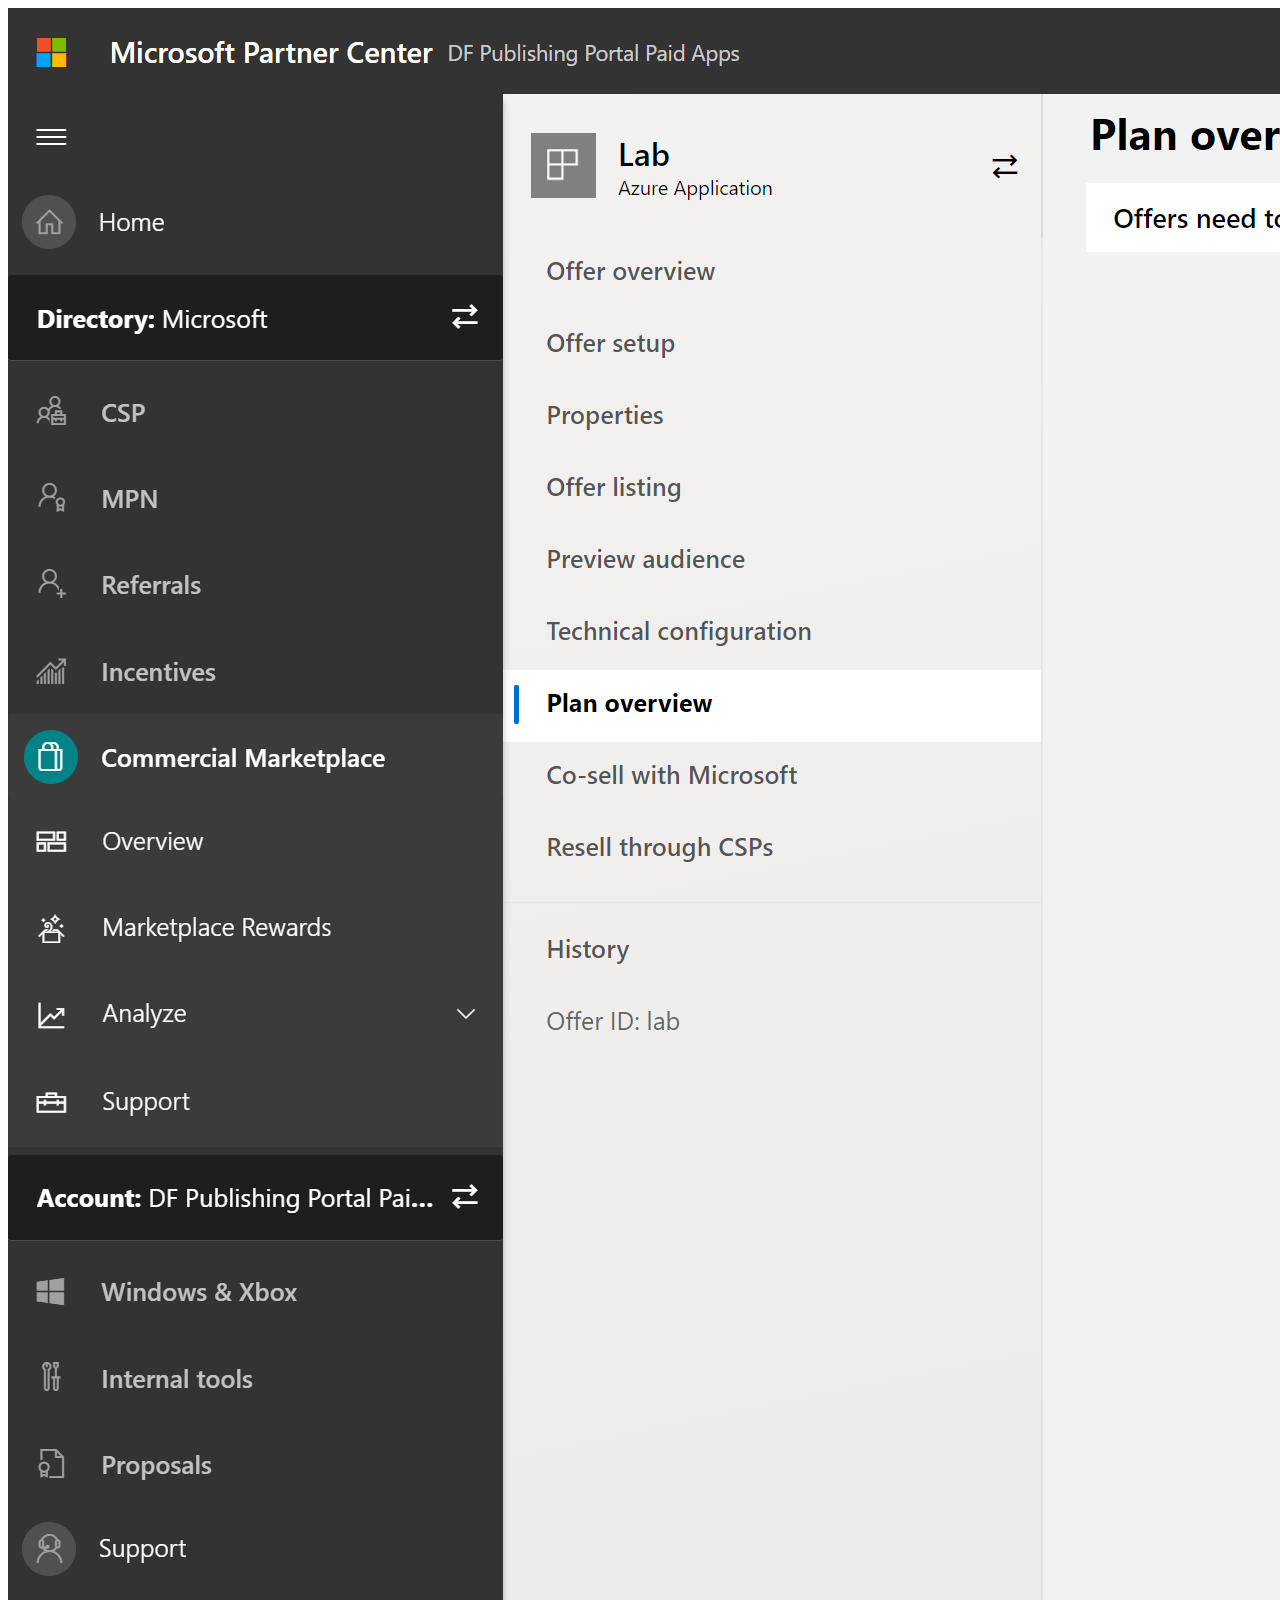
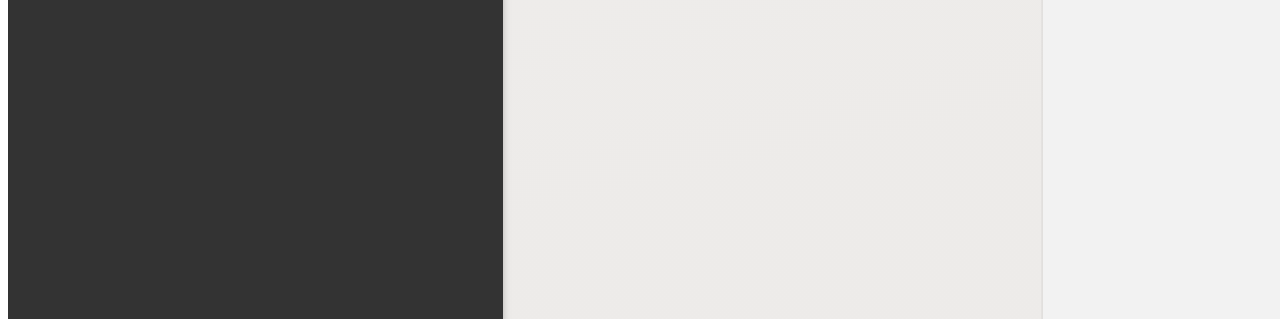
<file: lab-2/ama-plan-overview.html>
<html>
<title>
  Partner Center
</title>

<body>
  <img src="images/ama-plan-overview.png" usemap="#image_map">
  <map name="image_map">
    <area alt="Home" title="Home" href="home.html" coords="-4,164,217,256" shape="rect">
    <area alt="Commercial Marketplace" title="Commercial Marketplace" href="" coords="9,1314,471,1385" shape="rect">
    <area alt="Commercial Marketplace" title="Commercial Marketplace" href="" coords="1198,1585,1789,1785" shape="rect">
    <area alt="" title="" href="" coords="1064,267,1084,282" shape="rect">
    <area alt="Offer Overview" title="Offer Overview" href="ama-overview.html" coords="525,230,731,292" shape="rect">
    <area alt="Offer setup" title="Offer setup" href="ama-offersetup.html" coords="520,310,727,363" shape="rect">
    <area alt="Properties" title="Properties" href="ama-properties.html" coords="516,383,725,441" shape="rect">
    <area alt="Offer listing" title="Offer listing" href="ama-offer-listing-top.html" coords="516,456,729,512" shape="rect">
    <area alt="Preview Audience" title="Preview Audience" href="ama-preview-audience.html" coords="512,525,761,581" shape="rect">
    <area alt="Technical Configuration" title="Technical Configuration" href="ama-technical-configuration.html" coords="516,598,832,658" shape="rect">
    <area alt="Plan Overview" title="Plan Overview" href="ama-plan-overview.html" coords="512,671,740,720" shape="rect">
    <area alt="Co-sell with Microsoft" title="Co-sell with Microsoft" href="ama-cosell.html" coords="512,744,839,791" shape="rect">
    <area alt="Resell through CSPs" title="Resell through CSPs" href="ama-resell.html" coords="516,808,810,863" shape="rect">
  </map>
</body>

</html>
</file>
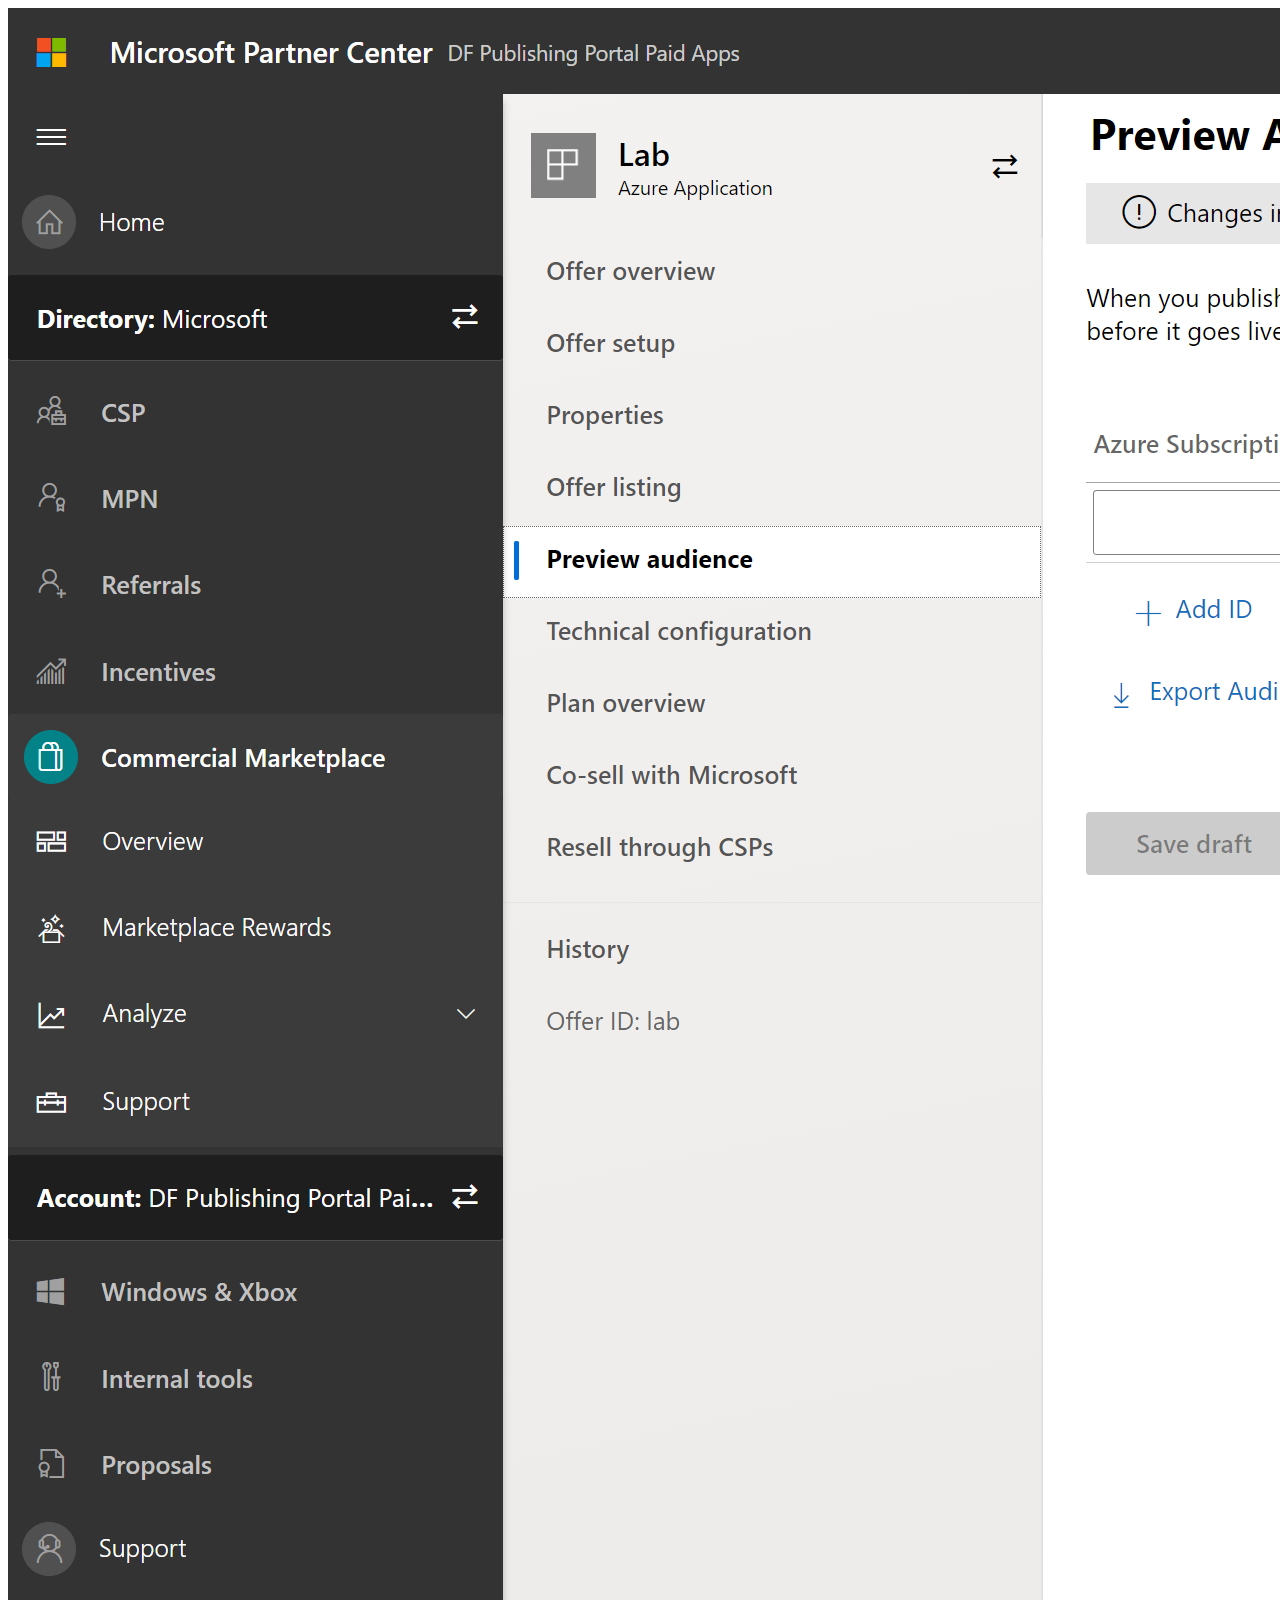
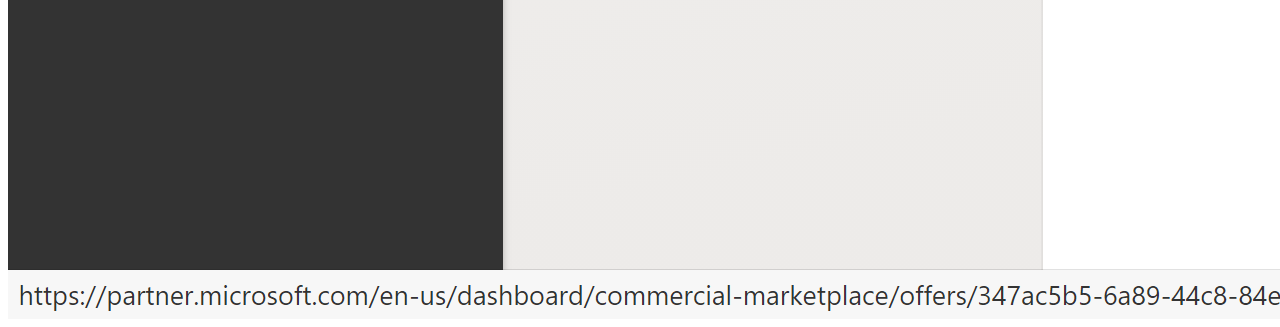
<file: lab-2/ama-preview-audience.html>
<html>
<title>
  Partner Center
</title>

<body>
  <img src="images/ama-preview-audience.png" usemap="#image_map">
  <map name="image_map">
    <area alt="Home" title="Home" href="home.html" coords="-4,164,217,256" shape="rect">
    <area alt="Commercial Marketplace" title="Commercial Marketplace" href="" coords="9,1314,471,1385" shape="rect">
    <area alt="Commercial Marketplace" title="Commercial Marketplace" href="" coords="1198,1585,1789,1785" shape="rect">
    <area alt="" title="" href="" coords="1064,267,1084,282" shape="rect">
    <area alt="Offer Overview" title="Offer Overview" href="ama-overview.html" coords="525,230,731,292" shape="rect">
    <area alt="Offer setup" title="Offer setup" href="ama-offersetup.html" coords="520,310,727,363" shape="rect">
    <area alt="Properties" title="Properties" href="ama-properties.html" coords="516,383,725,441" shape="rect">
    <area alt="Offer listing" title="Offer listing" href="ama-offer-listing-top.html" coords="516,456,729,512" shape="rect">
    <area alt="Preview Audience" title="Preview Audience" href="ama-preview-audience.html" coords="512,525,761,581" shape="rect">
    <area alt="Technical Configuration" title="Technical Configuration" href="ama-technical-configuration.html" coords="516,598,832,658" shape="rect">
    <area alt="Plan Overview" title="Plan Overview" href="ama-plan-overview.html" coords="512,671,740,720" shape="rect">
    <area alt="Co-sell with Microsoft" title="Co-sell with Microsoft" href="ama-cosell.html" coords="512,744,839,791" shape="rect">
    <area alt="Resell through CSPs" title="Resell through CSPs" href="ama-resell.html" coords="516,808,810,863" shape="rect">
  </map>
</body>

</html>
</file>
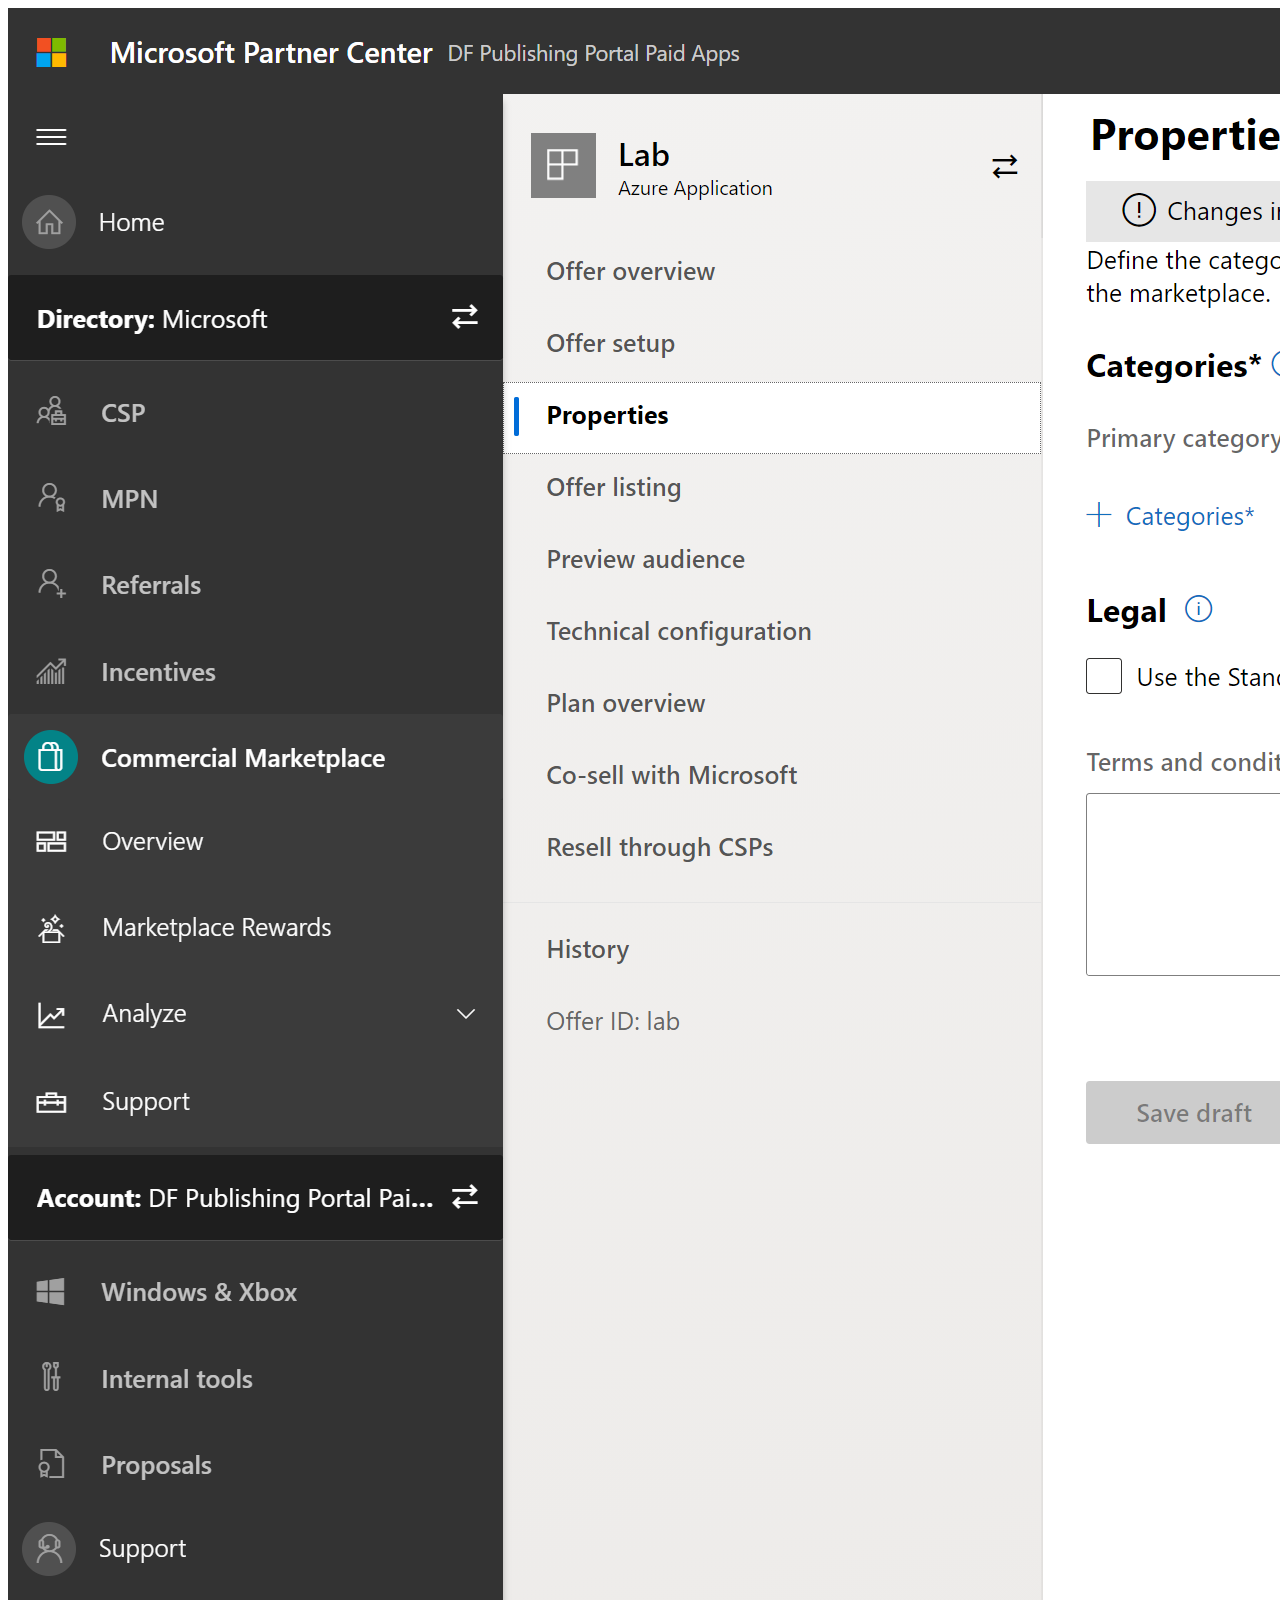
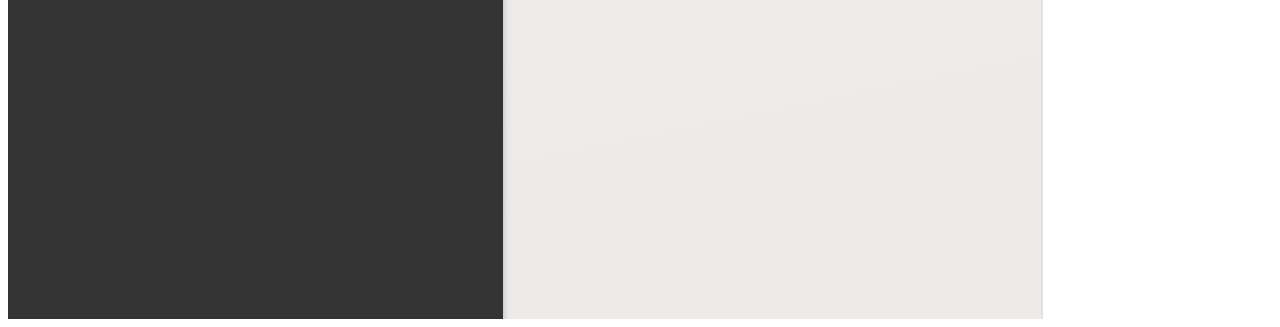
<file: lab-2/ama-properties.html>
<html>
<title>
  Partner Center
</title>

<body>
  <img src="images/ama-properties.png" usemap="#image_map">
  <map name="image_map">
    <area alt="Home" title="Home" href="home.html" coords="-4,164,217,256" shape="rect">
    <area alt="Commercial Marketplace" title="Commercial Marketplace" href="" coords="9,1314,471,1385" shape="rect">
    <area alt="Commercial Marketplace" title="Commercial Marketplace" href="" coords="1198,1585,1789,1785" shape="rect">
    <area alt="" title="" href="" coords="1064,267,1084,282" shape="rect">
    <area alt="Offer Overview" title="Offer Overview" href="ama-overview.html" coords="525,230,731,292" shape="rect">
    <area alt="Offer setup" title="Offer setup" href="ama-offersetup.html" coords="520,310,727,363" shape="rect">
    <area alt="Properties" title="Properties" href="ama-properties.html" coords="516,383,725,441" shape="rect">
    <area alt="Offer listing" title="Offer listing" href="ama-offer-listing-top.html" coords="516,456,729,512" shape="rect">
    <area alt="Preview Audience" title="Preview Audience" href="ama-preview-audience.html" coords="512,525,761,581" shape="rect">
    <area alt="Technical Configuration" title="Technical Configuration" href="ama-technical-configuration.html" coords="516,598,832,658" shape="rect">
    <area alt="Plan Overview" title="Plan Overview" href="ama-plan-overview.html" coords="512,671,740,720" shape="rect">
    <area alt="Co-sell with Microsoft" title="Co-sell with Microsoft" href="ama-cosell.html" coords="512,744,839,791" shape="rect">
    <area alt="Resell through CSPs" title="Resell through CSPs" href="ama-resell.html" coords="516,808,810,863" shape="rect">
  </map>
</body>

</html>
</file>
